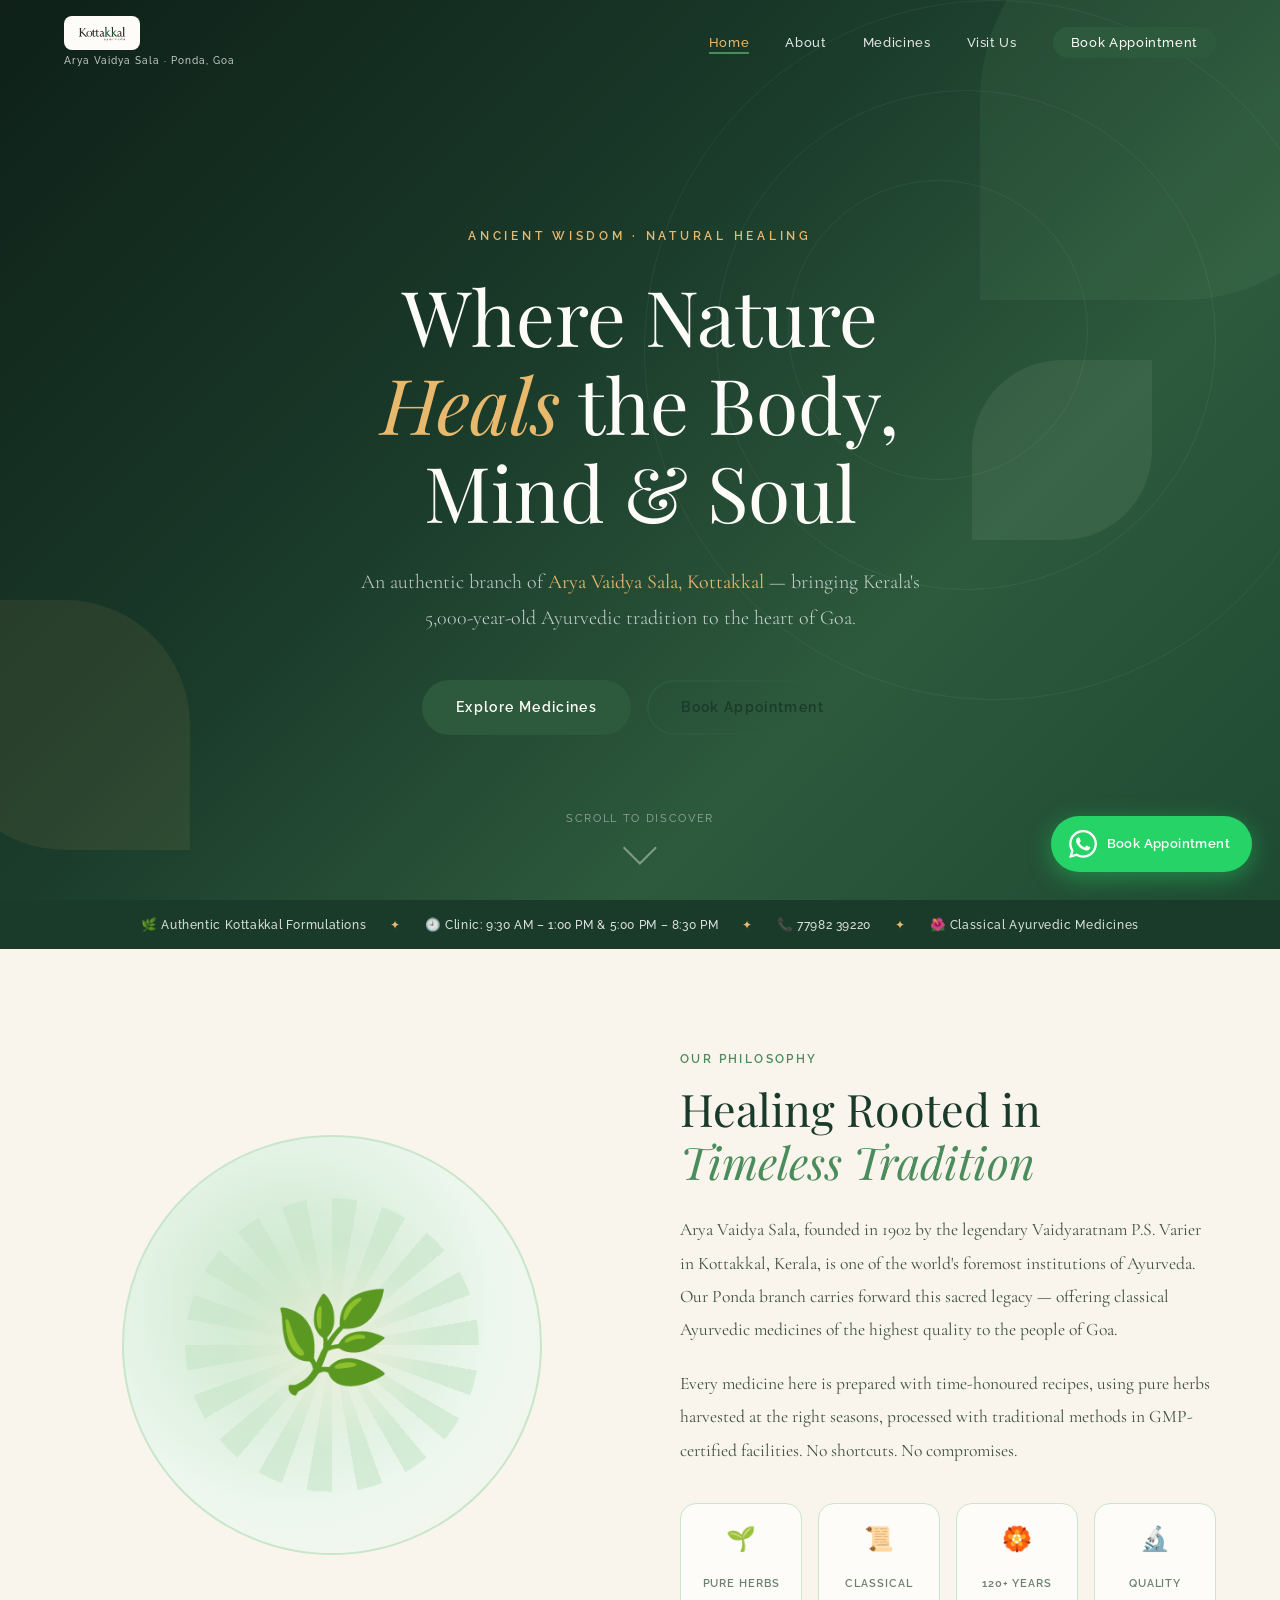
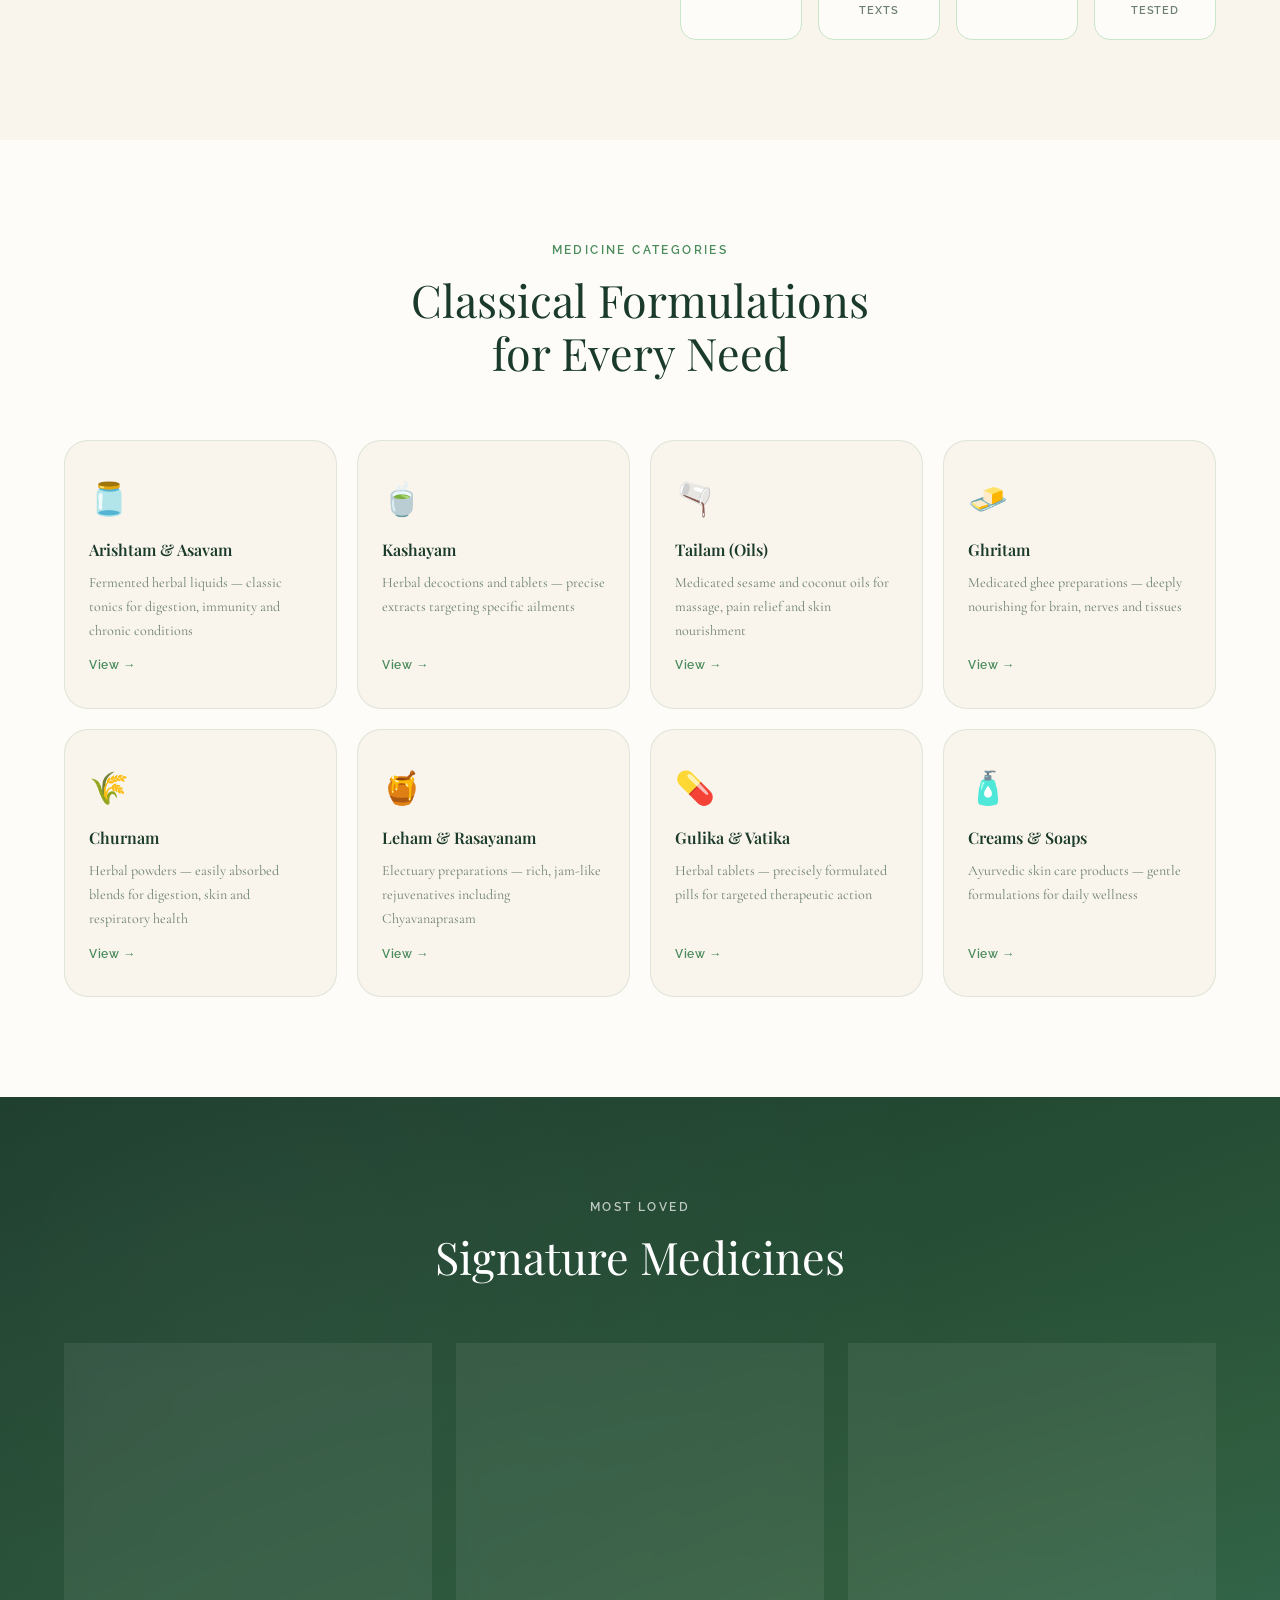
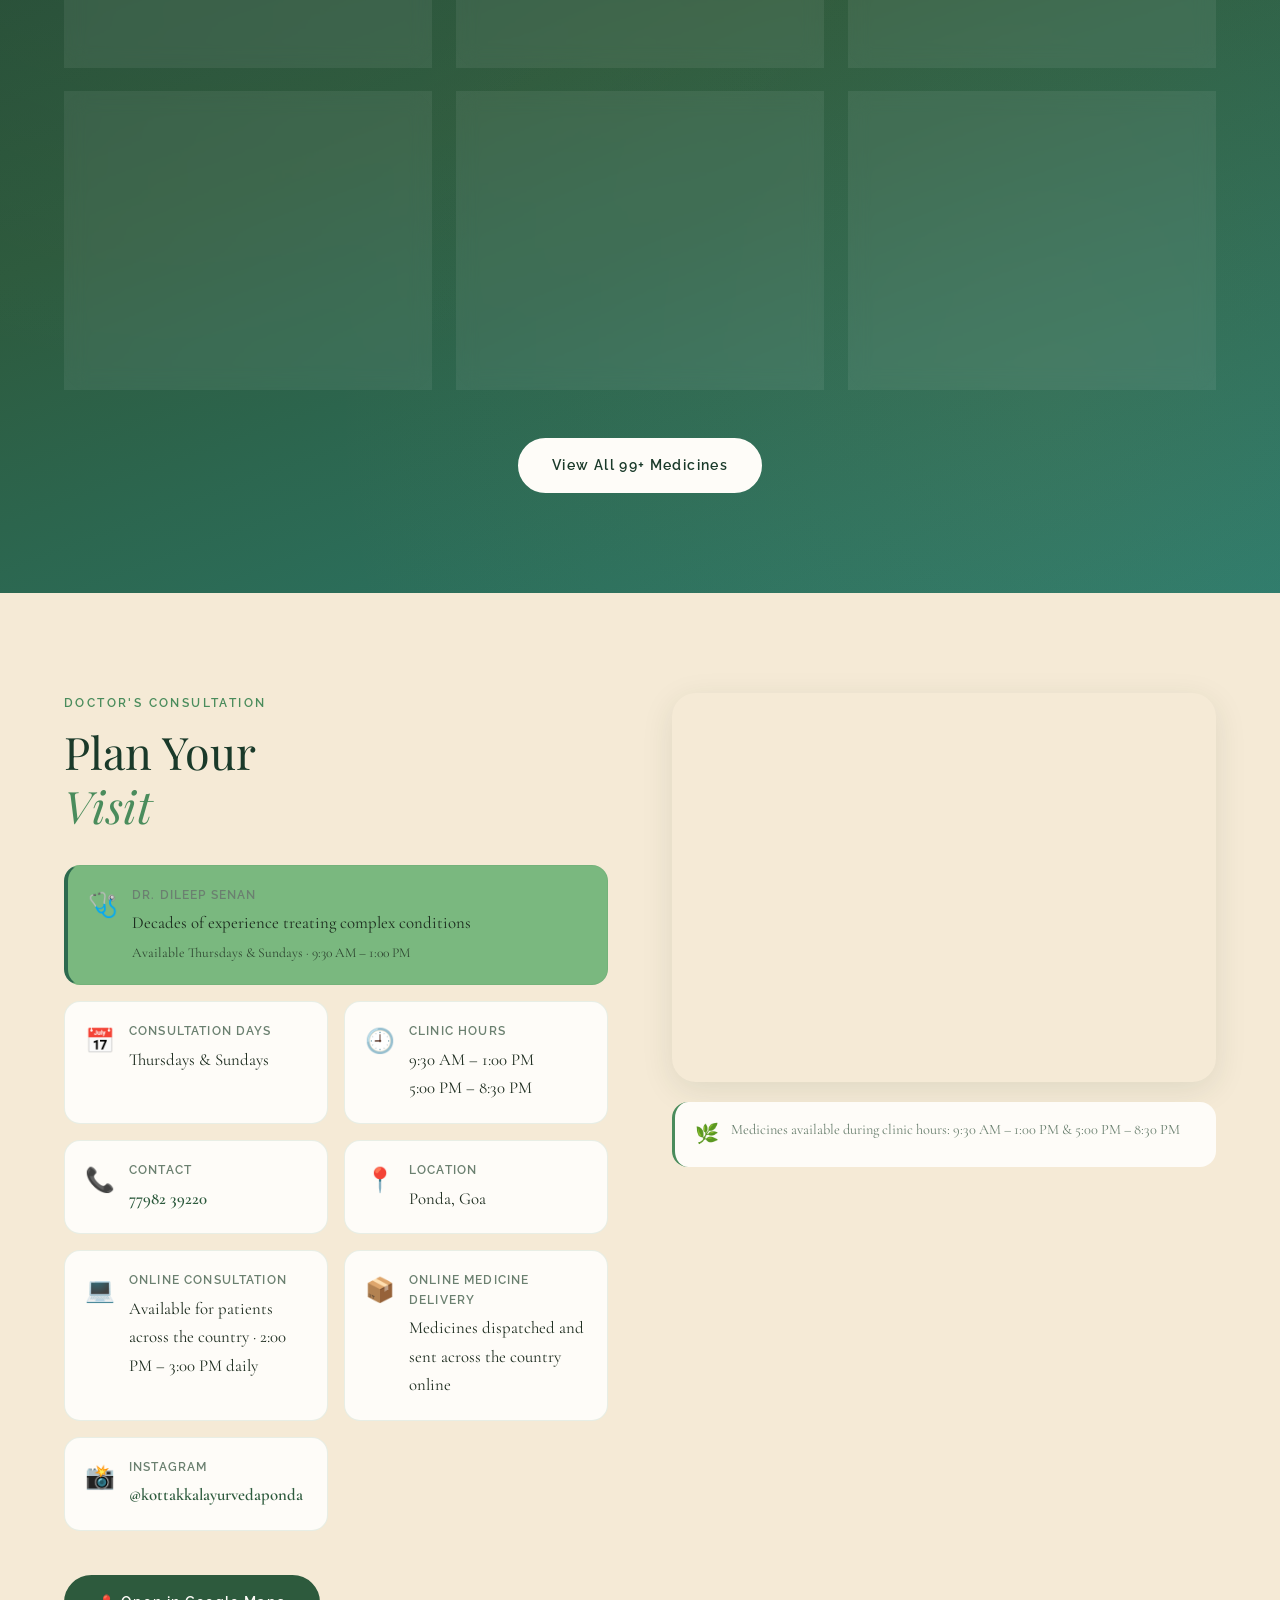
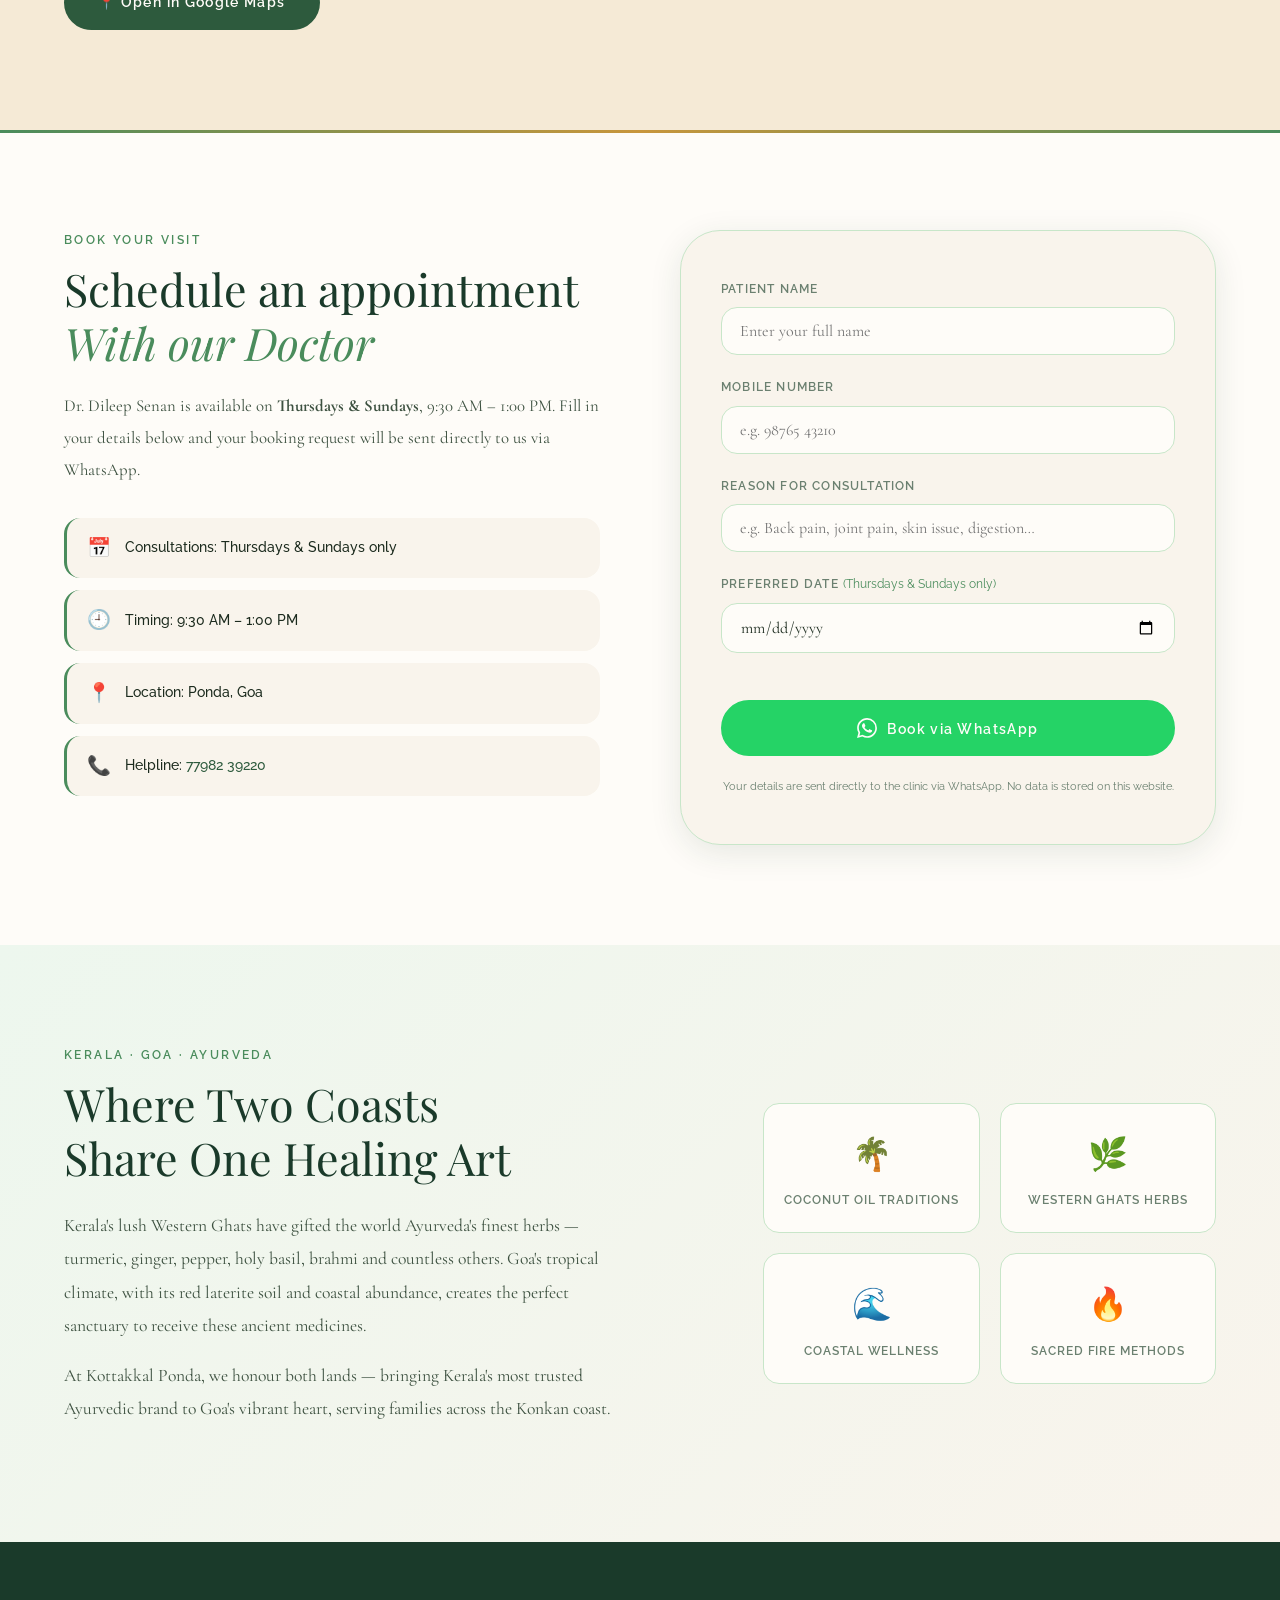
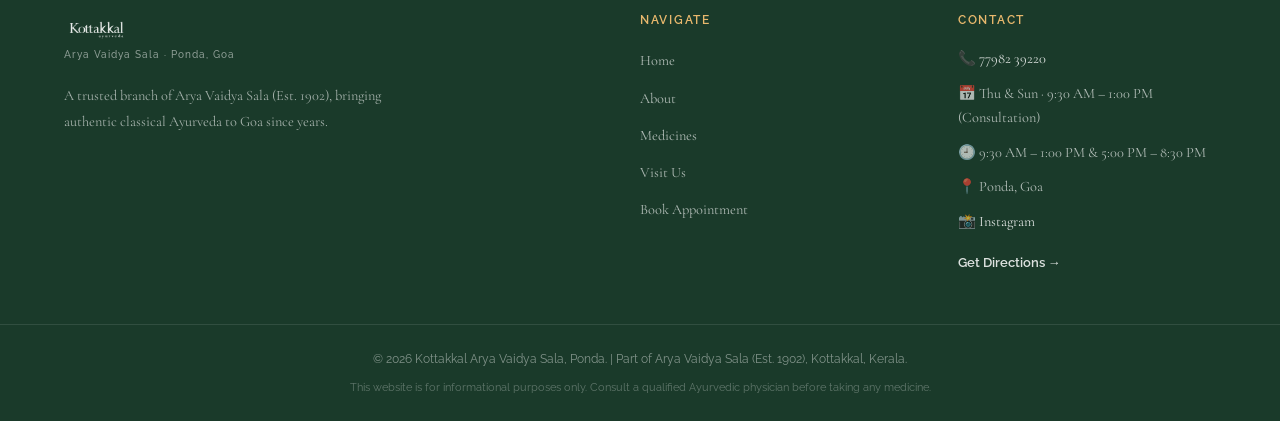
<file: index.html>
<!DOCTYPE html>
<html lang="en">
<head>
  <!-- Google tag (gtag.js) -->
  <script async src="https://www.googletagmanager.com/gtag/js?id=G-P31YFBQ4NJ"></script>
  <script>
    window.dataLayer = window.dataLayer || [];
    function gtag(){dataLayer.push(arguments);}
    gtag('js', new Date());

    gtag('config', 'G-P31YFBQ4NJ');
  </script>
  <meta charset="UTF-8" />
  <meta name="viewport" content="width=device-width, initial-scale=1.0" />
  <title>Kottakkal Ayurveda Ponda Goa | Arya Vaidya Sala – Authentic Kerala Ayurveda</title>
  <meta name="description" content="Kottakkal Arya Vaidya Sala in Ponda, Goa. Authentic Kerala Ayurvedic medicines & doctor consultation for back pain, joint pain, skin diseases & more. Open Sundays & Thursdays 9:30AM–1PM. Call 77982 39220.">
  <meta name="keywords" content="Kottakkal Ponda, Ayurveda Ponda, Ayurveda Goa, Kerala Ayurveda Goa, Ayurvedic doctor Goa, Kottakkal Arya Vaidya Sala Goa, Ayurvedic clinic Ponda, back pain ayurveda, joint pain ayurveda Goa">
  <meta name="geo.region" content="IN-GA">
  <meta name="geo.placename" content="Ponda, Goa, India">
  <meta name="language" content="English">
  <meta name="robots" content="index, follow">
  <link rel="canonical" href="https://kottakkalayurvedaponda.in/">
  <link rel="icon" type="image/jpeg" href="logo_kottakkal_original.jpeg">
  <link rel="apple-touch-icon" sizes="180x180" href="logo_kottakkal_original.jpeg">
  <!-- Open Graph -->
  <meta property="og:type" content="website">
  <meta property="og:url" content="https://kottakkalayurvedaponda.in/">
  <meta property="og:title" content="Kottakkal Ayurveda Ponda Goa | Arya Vaidya Sala – Authentic Kerala Ayurveda">
  <meta property="og:description" content="Kottakkal Arya Vaidya Sala in Ponda, Goa. Authentic Kerala Ayurvedic medicines & doctor consultation. Open Sundays & Thursdays 9:30AM–1PM. Call 77982 39220.">
  <meta property="og:image" content="https://kottakkalayurvedaponda.in/logo_kottakkal_original.jpeg">
  <meta property="og:locale" content="en_IN">
  <meta property="og:site_name" content="Kottakkal Arya Vaidya Sala Ponda">
  <!-- Twitter Card -->
  <meta name="twitter:card" content="summary">
  <meta name="twitter:title" content="Kottakkal Ayurveda Ponda Goa | Arya Vaidya Sala">
  <meta name="twitter:description" content="Authentic Kottakkal Ayurvedic medicines & doctor consultation in Ponda, Goa. Open Thu & Sun.">
  <meta name="twitter:image" content="https://kottakkalayurvedaponda.in/logo_kottakkal_original.jpeg">
  <link rel="stylesheet" href="style.css" />
  <link href="https://fonts.googleapis.com/css2?family=Playfair+Display:ital,wght@0,400;0,600;1,400&family=Cormorant+Garamond:ital,wght@0,300;0,400;1,300&family=Raleway:wght@300;400;500;600&display=swap" rel="stylesheet" />
  <!-- Security -->
  <meta http-equiv="X-Content-Type-Options" content="nosniff" />
  <meta name="referrer" content="strict-origin-when-cross-origin" />
  <!-- Local Business + Medical Clinic Schema -->
  <script type="application/ld+json">
  {
    "@context": "https://schema.org",
    "@type": ["LocalBusiness", "MedicalClinic"],
    "name": "Kottakkal Arya Vaidya Sala Ponda",
    "alternateName": ["Kottakkal Ayurveda Ponda", "Arya Vaidya Sala Ponda Goa"],
    "description": "Authentic branch of Kottakkal Arya Vaidya Sala offering classical Ayurvedic medicines and doctor consultation by Dr. Dileep Senan in Ponda, Goa.",
    "url": "https://kottakkalayurvedaponda.in",
    "telephone": "+917798239220",
    "image": "https://kottakkalayurvedaponda.in/logo_kottakkal_original.jpeg",
    "priceRange": "₹",
    "address": {
      "@type": "PostalAddress",
      "addressLocality": "Ponda",
      "addressRegion": "Goa",
      "addressCountry": "IN",
      "addressCountryCode": "IN"
    },
    "geo": {
      "@type": "GeoCoordinates",
      "latitude": 15.4028,
      "longitude": 74.007
    },
    "openingHoursSpecification": [
      {
        "@type": "OpeningHoursSpecification",
        "dayOfWeek": ["Monday","Tuesday","Wednesday","Thursday","Friday","Saturday","Sunday"],
        "opens": "09:30",
        "closes": "13:00"
      },
      {
        "@type": "OpeningHoursSpecification",
        "dayOfWeek": ["Monday","Tuesday","Wednesday","Thursday","Friday","Saturday","Sunday"],
        "opens": "17:00",
        "closes": "20:30"
      }
    ],
    "medicalSpecialty": "Ayurveda",
    "hasMap": "https://share.google/JY4c1qZV1Y5HdzWoJ",
    "currenciesAccepted": "INR",
    "paymentAccepted": "Cash, UPI",
    "sameAs": [
      "https://www.aryavaidyasala.com/",
      "https://www.instagram.com/kottakkalayurvedaponda"
    ]
  }
  </script>
  <!-- FAQ Schema -->
  <script type="application/ld+json">
  {
    "@context": "https://schema.org",
    "@type": "FAQPage",
    "mainEntity": [
      {
        "@type": "Question",
        "name": "What are the consultation days at Kottakkal Ayurveda Ponda?",
        "acceptedAnswer": {
          "@type": "Answer",
          "text": "Doctor consultations with Dr. Dileep Senan are available on Thursdays and Sundays from 9:30 AM to 1:00 PM. The clinic is open daily from 9:30 AM – 1:00 PM and 5:00 PM – 8:30 PM for medicines."
        }
      },
      {
        "@type": "Question",
        "name": "Where is Kottakkal Arya Vaidya Sala in Goa?",
        "acceptedAnswer": {
          "@type": "Answer",
          "text": "Kottakkal Arya Vaidya Sala is located in Ponda, Goa. Call 77982 39220 for exact directions."
        }
      },
      {
        "@type": "Question",
        "name": "Does Kottakkal Ponda offer online consultations?",
        "acceptedAnswer": {
          "@type": "Answer",
          "text": "Yes, Dr. Dileep Senan offers online Ayurvedic consultations from 2:00 PM to 3:00 PM daily for patients across India."
        }
      },
      {
        "@type": "Question",
        "name": "Can I get Kottakkal medicines delivered across India?",
        "acceptedAnswer": {
          "@type": "Answer",
          "text": "Yes, Kottakkal Arya Vaidya Sala Ponda dispatches authentic Kottakkal Ayurvedic medicines pan-India. Contact us at 77982 39220."
        }
      },
      {
        "@type": "Question",
        "name": "How do I book an appointment at Kottakkal Ayurveda Ponda?",
        "acceptedAnswer": {
          "@type": "Answer",
          "text": "You can book an appointment by calling 77982 39220 or using the WhatsApp booking form on our website. Consultations are on Thursdays and Sundays."
        }
      }
    ]
  }
  </script>
</head>
<body>

<!-- NAV -->
<nav class="navbar" id="navbar">
  <div class="nav-inner">
    <a href="index.html" class="logo">
      <img src="kottakal_header_logo.png" alt="Kottakkal Ayurveda" class="logo-img">
      <span class="logo-sub">Arya Vaidya Sala · Ponda, Goa</span>
    </a>
    <ul class="nav-links">
      <li><a href="index.html" class="active">Home</a></li>
      <li><a href="about.html">About</a></li>
      <li><a href="medicines.html">Medicines</a></li>
      <li><a href="index.html#visit">Visit Us</a></li>
      <li><a href="index.html#appointment" class="nav-appt-btn">Book Appointment</a></li>
    </ul>
    <button class="hamburger" id="hamburger" aria-label="Toggle menu">
      <span></span><span></span><span></span>
    </button>
  </div>
</nav>

<!-- HERO -->
<section class="hero">
  <div class="hero-bg">
    <div class="hero-leaf hero-leaf1"></div>
    <div class="hero-leaf hero-leaf2"></div>
    <div class="hero-leaf hero-leaf3"></div>
    <div class="ripple-circle r1"></div>
    <div class="ripple-circle r2"></div>
    <div class="ripple-circle r3"></div>
  </div>
  <div class="hero-content">
    <p class="hero-tagline reveal">Ancient Wisdom · Natural Healing</p>
    <h1 class="hero-title reveal">
      Where Nature<br><em>Heals</em> the Body,<br>Mind &amp; Soul
    </h1>
    <p class="hero-sub reveal">
      An authentic branch of <strong>Arya Vaidya Sala, Kottakkal</strong> — bringing Kerala's<br>
      5,000-year-old Ayurvedic tradition to the heart of Goa.
    </p>
    <div class="hero-cta reveal">
      <a href="medicines.html" class="btn btn-primary">Explore Medicines</a>
      <a href="#appointment" class="btn btn-outline">Book Appointment</a>
    </div>
  </div>
  <div class="hero-scroll-hint">
    <span>Scroll to discover</span>
    <div class="scroll-arrow"></div>
  </div>
</section>

<!-- BANNER STRIP -->
<div class="banner-strip">
  <div class="strip-content">
    <span>🌿 Authentic Kottakkal Formulations</span>
    <span class="sep">✦</span>
    <span>🕘 Clinic: 9:30 AM – 1:00 PM &amp; 5:00 PM – 8:30 PM</span>
    <span class="sep">✦</span>
    <span>📞 77982 39220</span>
    <span class="sep">✦</span>
    <span>🌺 Classical Ayurvedic Medicines</span>
  </div>
</div>

<!-- PHILOSOPHY -->
<section class="philosophy" id="about">
  <div class="container">
    <div class="phi-grid">
      <div class="phi-image">
        <div class="phi-img-wrap">
          <div class="phi-img-bg"></div>
          <div class="phi-mandala"></div>
        </div>
      </div>
      <div class="phi-text reveal-section">
        <span class="section-label">Our Philosophy</span>
        <h2>Healing Rooted in<br><em>Timeless Tradition</em></h2>
        <p>
          Arya Vaidya Sala, founded in 1902 by the legendary Vaidyaratnam P.S. Varier in Kottakkal, Kerala, is one of the world's foremost institutions of Ayurveda. Our Ponda branch carries forward this sacred legacy — offering classical Ayurvedic medicines of the highest quality to the people of Goa.
        </p>
        <p>
          Every medicine here is prepared with time-honoured recipes, using pure herbs harvested at the right seasons, processed with traditional methods in GMP-certified facilities. No shortcuts. No compromises.
        </p>
        <div class="phi-pillars">
          <div class="pillar">
            <div class="pillar-icon">🌱</div>
            <span>Pure Herbs</span>
          </div>
          <div class="pillar">
            <div class="pillar-icon">📜</div>
            <span>Classical Texts</span>
          </div>
          <div class="pillar">
            <div class="pillar-icon">🏵️</div>
            <span>120+ Years</span>
          </div>
          <div class="pillar">
            <div class="pillar-icon">🔬</div>
            <span>Quality Tested</span>
          </div>
        </div>
      </div>
    </div>
  </div>
</section>

<!-- CATEGORIES -->
<section class="categories">
  <div class="container">
    <div class="section-header reveal-section">
      <span class="section-label">Medicine Categories</span>
      <h2>Classical Formulations<br>for Every Need</h2>
    </div>
    <div class="cat-grid">
      <a href="medicines.html?cat=arishtam" class="cat-card reveal-card">
        <div class="cat-icon">🫙</div>
        <h3>Arishtam &amp; Asavam</h3>
        <p>Fermented herbal liquids — classic tonics for digestion, immunity and chronic conditions</p>
        <span class="cat-link">View →</span>
      </a>
      <a href="medicines.html?cat=kashayam" class="cat-card reveal-card">
        <div class="cat-icon">🍵</div>
        <h3>Kashayam</h3>
        <p>Herbal decoctions and tablets — precise extracts targeting specific ailments</p>
        <span class="cat-link">View →</span>
      </a>
      <a href="medicines.html?cat=tailam" class="cat-card reveal-card">
        <div class="cat-icon">🫗</div>
        <h3>Tailam (Oils)</h3>
        <p>Medicated sesame and coconut oils for massage, pain relief and skin nourishment</p>
        <span class="cat-link">View →</span>
      </a>
      <a href="medicines.html?cat=ghritam" class="cat-card reveal-card">
        <div class="cat-icon">🧈</div>
        <h3>Ghritam</h3>
        <p>Medicated ghee preparations — deeply nourishing for brain, nerves and tissues</p>
        <span class="cat-link">View →</span>
      </a>
      <a href="medicines.html?cat=churnam" class="cat-card reveal-card">
        <div class="cat-icon">🌾</div>
        <h3>Churnam</h3>
        <p>Herbal powders — easily absorbed blends for digestion, skin and respiratory health</p>
        <span class="cat-link">View →</span>
      </a>
      <a href="medicines.html?cat=leham" class="cat-card reveal-card">
        <div class="cat-icon">🍯</div>
        <h3>Leham &amp; Rasayanam</h3>
        <p>Electuary preparations — rich, jam-like rejuvenatives including Chyavanaprasam</p>
        <span class="cat-link">View →</span>
      </a>
      <a href="medicines.html?cat=gulika" class="cat-card reveal-card">
        <div class="cat-icon">💊</div>
        <h3>Gulika &amp; Vatika</h3>
        <p>Herbal tablets — precisely formulated pills for targeted therapeutic action</p>
        <span class="cat-link">View →</span>
      </a>
      <a href="medicines.html?cat=cream" class="cat-card reveal-card">
        <div class="cat-icon">🧴</div>
        <h3>Creams &amp; Soaps</h3>
        <p>Ayurvedic skin care products — gentle formulations for daily wellness</p>
        <span class="cat-link">View →</span>
      </a>
    </div>
  </div>
</section>

<!-- FEATURED MEDICINES -->
<section class="featured">
  <div class="featured-bg">
    <div class="wave-top"></div>
    <div class="wave-bottom"></div>
  </div>
  <div class="container">
    <div class="section-header reveal-section" style="color:white;">
      <span class="section-label" style="color:rgba(255,255,255,0.7);">Most Loved</span>
      <h2 style="color:white;">Signature Medicines</h2>
    </div>
    <div class="featured-grid">
      <div class="feat-card reveal-card">
        <div class="feat-num">01</div>
        <h3>Dhanwantharam Tailam</h3>
        <p>The king of Vata-balancing oils — used for joint pain, arthritis, spondylosis and neurological conditions. Deeply penetrating sesame base with 70+ healing herbs.</p>
        <div class="feat-tag">Joint &amp; Nerve Health</div>
      </div>
      <div class="feat-card reveal-card">
        <div class="feat-num">02</div>
        <h3>Chyavanaprasam</h3>
        <p>The timeless Rasayana — India's most celebrated rejuvenative jam, rich in Amla, boosting immunity, improving respiratory health and slowing ageing.</p>
        <div class="feat-tag">Immunity &amp; Vitality</div>
      </div>
      <div class="feat-card reveal-card">
        <div class="feat-num">03</div>
        <h3>Abhayarishtam</h3>
        <p>Fermented herbal tonic with Haritaki and Amla for piles, constipation and sluggish digestion. Gentle yet deeply effective for the gut.</p>
        <div class="feat-tag">Digestive Health</div>
      </div>
      <div class="feat-card reveal-card">
        <div class="feat-num">04</div>
        <h3>Brahmi Ghritam</h3>
        <p>A ghee-based brain tonic with Brahmi and classical herbs — supports memory, cognition, anxiety relief and neurological balance.</p>
        <div class="feat-tag">Mind &amp; Memory</div>
      </div>
      <div class="feat-card reveal-card">
        <div class="feat-num">05</div>
        <h3>Murivenna</h3>
        <p>The wound-healing oil — legendary for treating fractures, sprains, bruises and skin injuries. Rapid healing with anti-inflammatory action.</p>
        <div class="feat-tag">Injury &amp; Wound Care</div>
      </div>
      <div class="feat-card reveal-card">
        <div class="feat-num">06</div>
        <h3>Yogaraja Gulgulu</h3>
        <p>The joint-care classic — Guggulu-based tablet that balances Vata and Kapha, relieves arthritis, rheumatism and musculoskeletal pain.</p>
        <div class="feat-tag">Arthritis &amp; Pain</div>
      </div>
    </div>
    <div class="featured-cta reveal-section">
      <a href="medicines.html" class="btn btn-light">View All 99+ Medicines</a>
    </div>
  </div>
</section>

<!-- DOCTOR / VISIT -->
<section class="visit" id="visit">
  <div class="container">
    <div class="visit-grid">
      <div class="visit-info reveal-section">
        <span class="section-label">Doctor's Consultation</span>
        <h2>Plan Your<br><em>Visit</em></h2>
        <div class="v-card" style="margin-bottom:1rem;background:var(--green-light,#f0f7f0);border-left:4px solid var(--green,#2d6a4f);">
          <div class="v-icon">🩺</div>
          <div>
            <strong>Dr. Dileep Senan</strong>
            <p style="margin:0.2rem 0 0;">Decades of experience treating complex conditions</p>
            <p style="margin:0.2rem 0 0;font-size:0.85em;opacity:0.8;">Available Thursdays &amp; Sundays · 9:30 AM – 1:00 PM</p>
          </div>
        </div>
        <div class="visit-cards">
          <div class="v-card">
            <div class="v-icon">📅</div>
            <div>
              <strong>Consultation Days</strong>
              <p>Thursdays &amp; Sundays</p>
            </div>
          </div>
          <div class="v-card">
            <div class="v-icon">🕘</div>
            <div>
              <strong>Clinic Hours</strong>
              <p>9:30 AM – 1:00 PM<br>5:00 PM – 8:30 PM</p>
            </div>
          </div>
          <div class="v-card">
            <div class="v-icon">📞</div>
            <div>
              <strong>Contact</strong>
              <p><a href="tel:+917798239220">77982 39220</a></p>
            </div>
          </div>
          <div class="v-card">
            <div class="v-icon">📍</div>
            <div>
              <strong>Location</strong>
              <p>Ponda, Goa</p>
            </div>
          </div>
          <div class="v-card">
            <div class="v-icon">💻</div>
            <div>
              <strong>Online Consultation</strong>
              <p>Available for patients across the country · 2:00 PM – 3:00 PM daily</p>
            </div>
          </div>
          <div class="v-card">
            <div class="v-icon">📦</div>
            <div>
              <strong>Online Medicine Delivery</strong>
              <p>Medicines dispatched and sent across the country online</p>
            </div>
          </div>
          <div class="v-card">
            <div class="v-icon">📸</div>
            <div>
              <strong>Instagram</strong>
              <p><a href="https://www.instagram.com/kottakkalayurvedaponda?igsh=anU4aTQxejB2NGFz" target="_blank" rel="noopener noreferrer">@kottakkalayurvedaponda</a></p>
            </div>
          </div>
        </div>
        <a href="https://share.google/JY4c1qZV1Y5HdzWoJ" target="_blank" rel="noopener noreferrer" class="btn btn-primary map-btn">
          📍 Open in Google Maps
        </a>
      </div>
      <div class="visit-map reveal-section">
        <div class="map-embed">
          <iframe
            src="https://www.google.com/maps/embed?pb=!1m18!1m12!1m3!1d3844.7!2d74.007!3d15.4028!2m3!1f0!2f0!3f0!3m2!1i1024!2i768!4f13.1!3m3!1m2!1s0x0%3A0x0!2zMTXCsDI0JzA5LjkiTiA3NMKwMDAnMjguMCJF!5e0!3m2!1sen!2sin!4v1!5m2!1sen!2sin"
            width="100%"
            height="380"
            style="border:0;border-radius:16px;"
            allowfullscreen=""
            loading="lazy"
            referrerpolicy="no-referrer-when-downgrade"
            title="Kottakkal Arya Vaidya Sala Ponda Goa"
          ></iframe>
        </div>
        <div class="map-note">
          <span>🌿</span>
          <p>Medicines available during clinic hours: 9:30 AM – 1:00 PM &amp; 5:00 PM – 8:30 PM</p>
        </div>
      </div>
    </div>
  </div>
</section>

<!-- BOOK APPOINTMENT -->
<section class="appointment" id="appointment">
  <div class="container">
    <div class="appt-inner">
      <div class="appt-text reveal-section">
        <span class="section-label">Book Your Visit</span>
        <h2>Schedule an appointment<br><em>With our Doctor</em></h2>
        <p>
          Dr. Dileep Senan is available on <strong>Thursdays &amp; Sundays</strong>, 9:30 AM – 1:00 PM. Fill in your details below and your booking request will be sent directly to us via WhatsApp.
        </p>
        <div class="appt-info">
          <div class="appt-info-item">
            <span>📅</span>
            <p>Consultations: Thursdays &amp; Sundays only</p>
          </div>
          <div class="appt-info-item">
            <span>🕘</span>
            <p>Timing: 9:30 AM – 1:00 PM</p>
          </div>
          <div class="appt-info-item">
            <span>📍</span>
            <p>Location: Ponda, Goa</p>
          </div>
          <div class="appt-info-item">
            <span>📞</span>
            <p>Helpline: <a href="tel:+917798239220">77982 39220</a></p>
          </div>
        </div>
      </div>
      <div class="appt-form-wrap reveal-section">
        <form class="appt-form" id="appointmentForm" novalidate>
          <div class="form-group">
            <label for="apptName">Patient Name</label>
            <input type="text" id="apptName" name="name" placeholder="Enter your full name" autocomplete="name" required>
          </div>
          <div class="form-group">
            <label for="apptMobile">Mobile Number</label>
            <input type="tel" id="apptMobile" name="mobile" placeholder="e.g. 98765 43210" autocomplete="tel" required maxlength="15">
          </div>
          <div class="form-group">
            <label for="apptReason">Reason for Consultation</label>
            <input type="text" id="apptReason" name="reason" placeholder="e.g. Back pain, joint pain, skin issue, digestion…" required>
          </div>
          <div class="form-group">
            <label for="apptDate">Preferred Date <span class="label-note">(Thursdays &amp; Sundays only)</span></label>
            <input type="date" id="apptDate" name="date" required>
            <p class="form-hint" id="dateHint"></p>
          </div>
          <button type="submit" class="btn btn-whatsapp" id="apptSubmit">
            <svg width="20" height="20" viewBox="0 0 24 24" fill="currentColor" aria-hidden="true"><path d="M17.472 14.382c-.297-.149-1.758-.867-2.03-.967-.273-.099-.471-.148-.67.15-.197.297-.767.966-.94 1.164-.173.199-.347.223-.644.075-.297-.15-1.255-.463-2.39-1.475-.883-.788-1.48-1.761-1.653-2.059-.173-.297-.018-.458.13-.606.134-.133.298-.347.446-.52.149-.174.198-.298.298-.497.099-.198.05-.371-.025-.52-.075-.149-.669-1.612-.916-2.207-.242-.579-.487-.5-.669-.51-.173-.008-.371-.01-.57-.01-.198 0-.52.074-.792.372-.272.297-1.04 1.016-1.04 2.479 0 1.462 1.065 2.875 1.213 3.074.149.198 2.096 3.2 5.077 4.487.709.306 1.262.489 1.694.625.712.227 1.36.195 1.871.118.571-.085 1.758-.719 2.006-1.413.248-.694.248-1.289.173-1.413-.074-.124-.272-.198-.57-.347m-5.421 7.403h-.004a9.87 9.87 0 01-5.031-1.378l-.361-.214-3.741.982.998-3.648-.235-.374a9.86 9.86 0 01-1.51-5.26c.001-5.45 4.436-9.884 9.888-9.884 2.64 0 5.122 1.03 6.988 2.898a9.825 9.825 0 012.893 6.994c-.003 5.45-4.437 9.884-9.885 9.884m8.413-18.297A11.815 11.815 0 0012.05 0C5.495 0 .16 5.335.157 11.892c0 2.096.547 4.142 1.588 5.945L.057 24l6.305-1.654a11.882 11.882 0 005.683 1.448h.005c6.554 0 11.89-5.335 11.893-11.893a11.821 11.821 0 00-3.48-8.413z"/></svg>
            Book via WhatsApp
          </button>
          <p class="form-privacy">Your details are sent directly to the clinic via WhatsApp. No data is stored on this website.</p>
        </form>
      </div>
    </div>
  </div>
</section>

<!-- GOA + KERALA FLAVOUR -->
<section class="heritage">
  <div class="container">
    <div class="heritage-content reveal-section">
      <div class="heritage-text">
        <span class="section-label">Kerala · Goa · Ayurveda</span>
        <h2>Where Two Coasts<br>Share One Healing Art</h2>
        <p>
          Kerala's lush Western Ghats have gifted the world Ayurveda's finest herbs — turmeric, ginger, pepper, holy basil, brahmi and countless others. Goa's tropical climate, with its red laterite soil and coastal abundance, creates the perfect sanctuary to receive these ancient medicines.
        </p>
        <p>
          At Kottakkal Ponda, we honour both lands — bringing Kerala's most trusted Ayurvedic brand to Goa's vibrant heart, serving families across the Konkan coast.
        </p>
      </div>
      <div class="heritage-icons">
        <div class="h-icon"><span>🌴</span><p>Coconut Oil Traditions</p></div>
        <div class="h-icon"><span>🌿</span><p>Western Ghats Herbs</p></div>
        <div class="h-icon"><span>🌊</span><p>Coastal Wellness</p></div>
        <div class="h-icon"><span>🔥</span><p>Sacred Fire Methods</p></div>
      </div>
    </div>
  </div>
</section>

<!-- FOOTER -->
<footer class="footer">
  <div class="footer-top">
    <div class="container">
      <div class="footer-grid">
        <div class="f-brand">
          <div class="logo">
            <img src="kottakal_header_logo.png" alt="Kottakkal Ayurveda" class="logo-img logo-img-footer">
            <span class="logo-sub">Arya Vaidya Sala · Ponda, Goa</span>
          </div>
          <p>A trusted branch of Arya Vaidya Sala (Est. 1902), bringing authentic classical Ayurveda to Goa since years.</p>
        </div>
        <div class="f-links">
          <h4>Navigate</h4>
          <ul>
            <li><a href="index.html">Home</a></li>
            <li><a href="about.html">About</a></li>
            <li><a href="medicines.html">Medicines</a></li>
            <li><a href="index.html#visit">Visit Us</a></li>
            <li><a href="index.html#appointment">Book Appointment</a></li>
          </ul>
        </div>
        <div class="f-contact">
          <h4>Contact</h4>
          <p>📞 <a href="tel:+917798239220">77982 39220</a></p>
          <p>📅 Thu &amp; Sun · 9:30 AM – 1:00 PM (Consultation)</p>
          <p>🕘 9:30 AM – 1:00 PM &amp; 5:00 PM – 8:30 PM</p>
          <p>📍 Ponda, Goa</p>
          <p>📸 <a href="https://www.instagram.com/kottakkalayurvedaponda?igsh=anU4aTQxejB2NGFz" target="_blank" rel="noopener noreferrer">Instagram</a></p>
          <a href="https://share.google/JY4c1qZV1Y5HdzWoJ" target="_blank" rel="noopener noreferrer" class="map-link">Get Directions →</a>
        </div>
      </div>
    </div>
  </div>
  <div class="footer-bottom">
    <p>© 2026 Kottakkal Arya Vaidya Sala, Ponda. | Part of Arya Vaidya Sala (Est. 1902), Kottakkal, Kerala.</p>
    <p class="disclaimer">This website is for informational purposes only. Consult a qualified Ayurvedic physician before taking any medicine.</p>
  </div>
</footer>

<script src="script.js"></script>
</body>
</html>
</file>
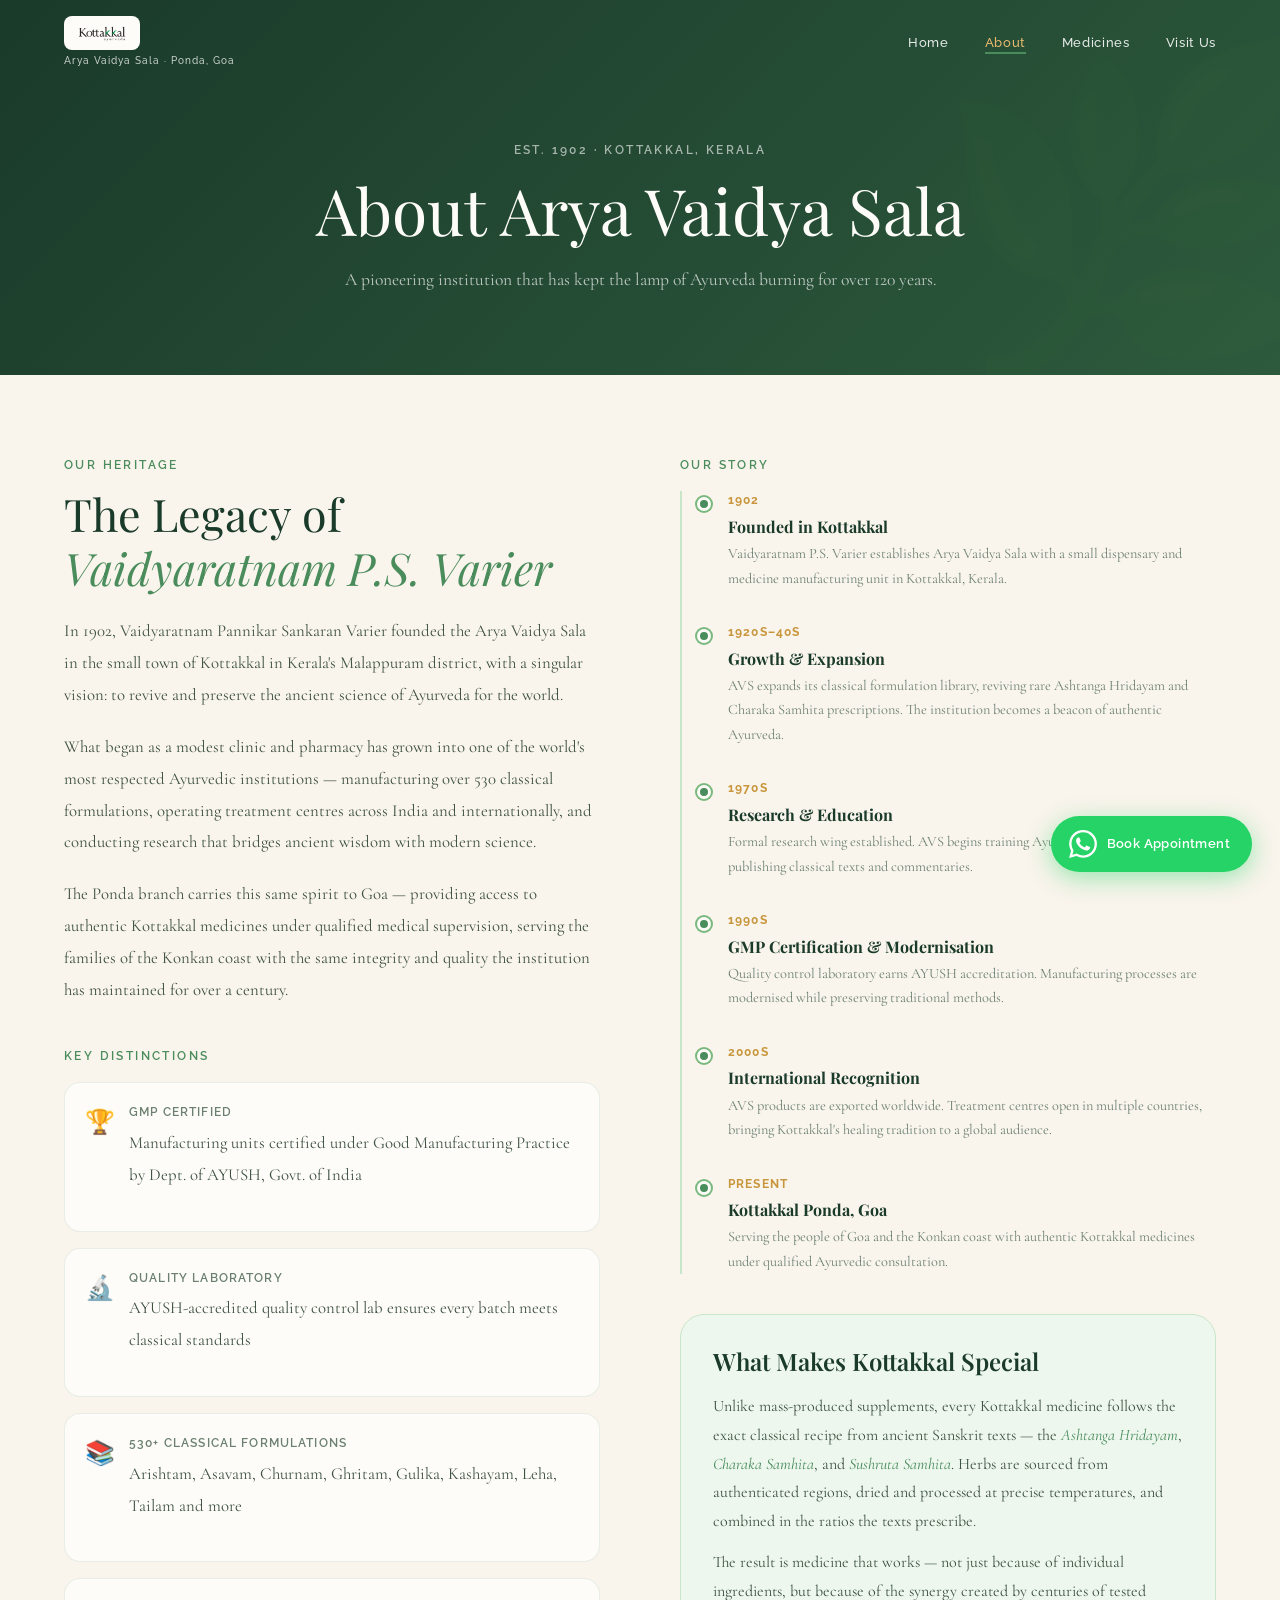
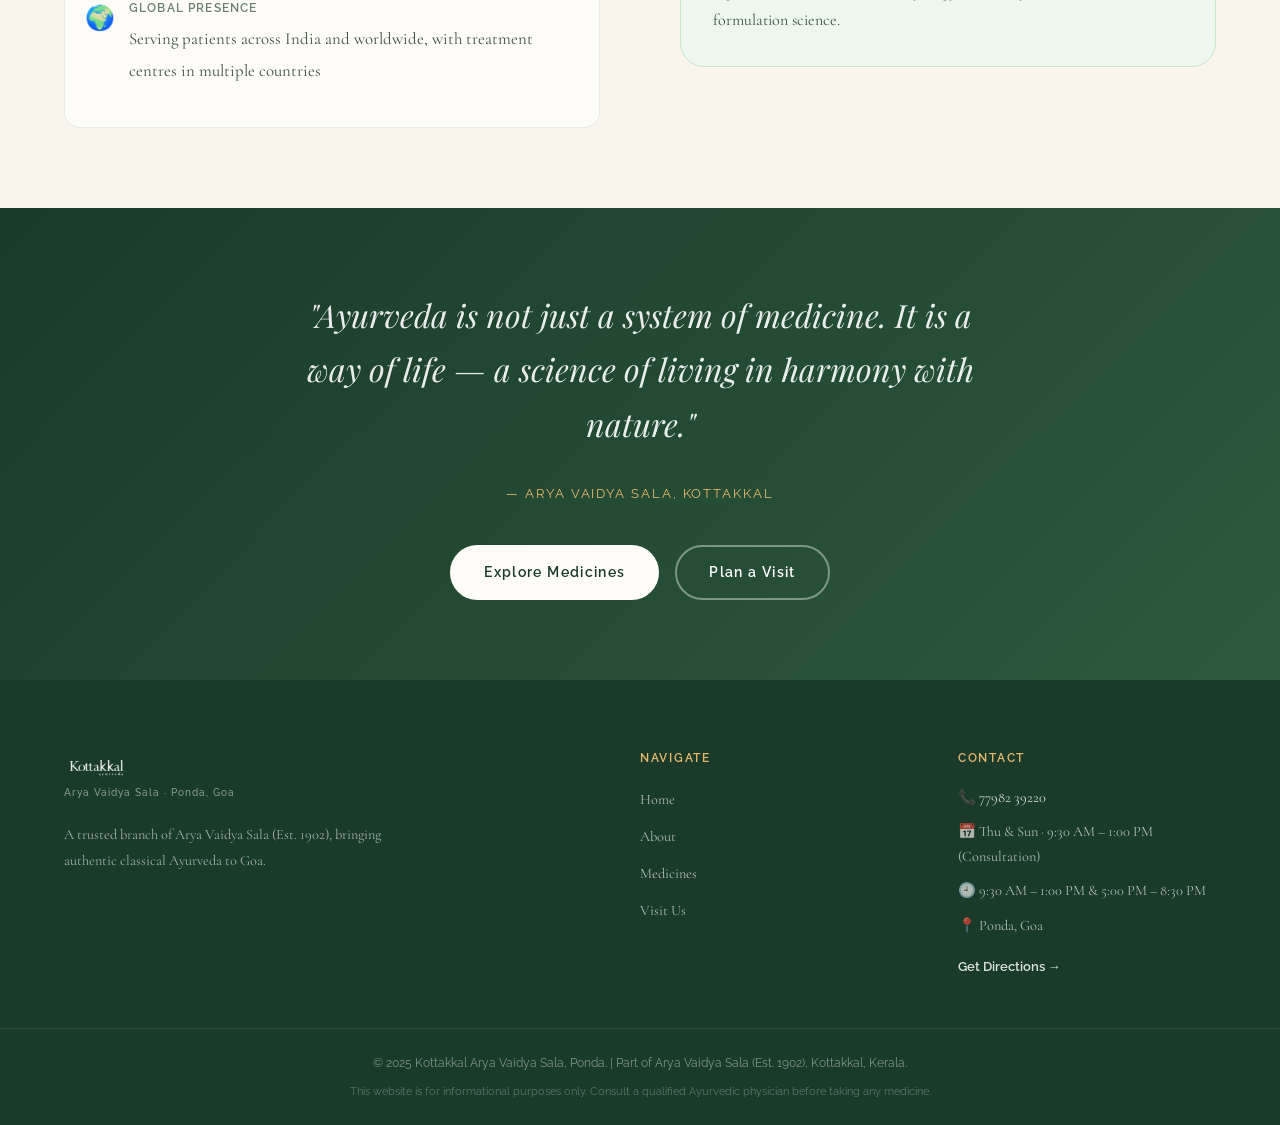
<file: about.html>
<!DOCTYPE html>
<html lang="en">
<head>
  <!-- Google tag (gtag.js) -->
  <script async src="https://www.googletagmanager.com/gtag/js?id=G-P31YFBQ4NJ"></script>
  <script>
    window.dataLayer = window.dataLayer || [];
    function gtag(){dataLayer.push(arguments);}
    gtag('js', new Date());

    gtag('config', 'G-P31YFBQ4NJ');
  </script>
  <meta charset="UTF-8" />
  <meta name="viewport" content="width=device-width, initial-scale=1.0" />
  <title>About Kottakkal Arya Vaidya Sala Ponda | 120 Years of Ayurvedic Excellence</title>
  <meta name="description" content="Learn about Kottakkal Arya Vaidya Sala — founded in 1902, serving authentic classical Ayurvedic treatment in Ponda, Goa. GMP-certified medicines, qualified doctors, Kerala tradition.">
  <meta name="keywords" content="Arya Vaidya Sala Ponda, Kottakkal history, authentic ayurveda Goa, Kerala ayurveda doctor Goa, classical ayurveda Ponda">
  <meta name="robots" content="index, follow">
  <link rel="canonical" href="https://kottakkalayurvedaponda.in/about.html">
  <link rel="icon" type="image/jpeg" href="logo_kottakkal_original.jpeg">
  <link rel="apple-touch-icon" sizes="180x180" href="logo_kottakkal_original.jpeg">
  <meta property="og:type" content="website">
  <meta property="og:url" content="https://kottakkalayurvedaponda.in/about.html">
  <meta property="og:title" content="About Kottakkal Arya Vaidya Sala Ponda | 120 Years of Ayurvedic Excellence">
  <meta property="og:description" content="Learn about Kottakkal Arya Vaidya Sala — founded in 1902, serving authentic classical Ayurvedic treatment in Ponda, Goa.">
  <meta property="og:image" content="https://kottakkalayurvedaponda.in/logo_kottakkal_original.jpeg">
  <meta property="og:locale" content="en_IN">
  <link rel="stylesheet" href="style.css" />
  <link href="https://fonts.googleapis.com/css2?family=Playfair+Display:ital,wght@0,400;0,600;1,400&family=Cormorant+Garamond:ital,wght@0,300;0,400;1,300&family=Raleway:wght@300;400;500;600&display=swap" rel="stylesheet" />
  <!-- Security -->
  <meta http-equiv="X-Content-Type-Options" content="nosniff" />
  <meta name="referrer" content="strict-origin-when-cross-origin" />
</head>
<body>

<!-- NAV -->
<nav class="navbar scrolled" id="navbar">
  <div class="nav-inner">
    <a href="index.html" class="logo">
      <img src="kottakal_header_logo.png" alt="Kottakkal Ayurveda" class="logo-img">
      <span class="logo-sub">Arya Vaidya Sala · Ponda, Goa</span>
    </a>
    <ul class="nav-links">
      <li><a href="index.html">Home</a></li>
      <li><a href="about.html" class="active">About</a></li>
      <li><a href="medicines.html">Medicines</a></li>
      <li><a href="index.html#visit">Visit Us</a></li>
    </ul>
    <button class="hamburger" id="hamburger" aria-label="Toggle menu">
      <span></span><span></span><span></span>
    </button>
  </div>
</nav>

<!-- PAGE HERO -->
<div class="page-hero">
  <span class="section-label" style="color:rgba(255,255,255,0.6);">Est. 1902 · Kottakkal, Kerala</span>
  <h1>About Arya Vaidya Sala</h1>
  <p>A pioneering institution that has kept the lamp of Ayurveda burning for over 120 years.</p>
</div>

<!-- ABOUT CONTENT -->
<section class="about-content">
  <div class="container">
    <div class="about-grid reveal-section">
      <div class="about-text">
        <span class="section-label">Our Heritage</span>
        <h2>The Legacy of<br><em>Vaidyaratnam P.S. Varier</em></h2>
        <p>
          In 1902, Vaidyaratnam Pannikar Sankaran Varier founded the Arya Vaidya Sala in the small town of Kottakkal in Kerala's Malappuram district, with a singular vision: to revive and preserve the ancient science of Ayurveda for the world.
        </p>
        <p>
          What began as a modest clinic and pharmacy has grown into one of the world's most respected Ayurvedic institutions — manufacturing over 530 classical formulations, operating treatment centres across India and internationally, and conducting research that bridges ancient wisdom with modern science.
        </p>
        <p>
          The Ponda branch carries this same spirit to Goa — providing access to authentic Kottakkal medicines under qualified medical supervision, serving the families of the Konkan coast with the same integrity and quality the institution has maintained for over a century.
        </p>

        <div style="margin-top: 40px;">
          <span class="section-label">Key Distinctions</span>
          <div style="display:grid; gap:16px; margin-top:16px;">
            <div class="v-card">
              <div class="v-icon">🏆</div>
              <div>
                <strong>GMP Certified</strong>
                <p>Manufacturing units certified under Good Manufacturing Practice by Dept. of AYUSH, Govt. of India</p>
              </div>
            </div>
            <div class="v-card">
              <div class="v-icon">🔬</div>
              <div>
                <strong>Quality Laboratory</strong>
                <p>AYUSH-accredited quality control lab ensures every batch meets classical standards</p>
              </div>
            </div>
            <div class="v-card">
              <div class="v-icon">📚</div>
              <div>
                <strong>530+ Classical Formulations</strong>
                <p>Arishtam, Asavam, Churnam, Ghritam, Gulika, Kashayam, Leha, Tailam and more</p>
              </div>
            </div>
            <div class="v-card">
              <div class="v-icon">🌍</div>
              <div>
                <strong>Global Presence</strong>
                <p>Serving patients across India and worldwide, with treatment centres in multiple countries</p>
              </div>
            </div>
          </div>
        </div>
      </div>

      <div>
        <span class="section-label">Our Story</span>
        <div class="timeline" style="margin-top:16px;">
          <div class="tl-item">
            <div class="tl-year">1902</div>
            <h4>Founded in Kottakkal</h4>
            <p>Vaidyaratnam P.S. Varier establishes Arya Vaidya Sala with a small dispensary and medicine manufacturing unit in Kottakkal, Kerala.</p>
          </div>
          <div class="tl-item">
            <div class="tl-year">1920s–40s</div>
            <h4>Growth & Expansion</h4>
            <p>AVS expands its classical formulation library, reviving rare Ashtanga Hridayam and Charaka Samhita prescriptions. The institution becomes a beacon of authentic Ayurveda.</p>
          </div>
          <div class="tl-item">
            <div class="tl-year">1970s</div>
            <h4>Research & Education</h4>
            <p>Formal research wing established. AVS begins training Ayurvedic physicians and publishing classical texts and commentaries.</p>
          </div>
          <div class="tl-item">
            <div class="tl-year">1990s</div>
            <h4>GMP Certification & Modernisation</h4>
            <p>Quality control laboratory earns AYUSH accreditation. Manufacturing processes are modernised while preserving traditional methods.</p>
          </div>
          <div class="tl-item">
            <div class="tl-year">2000s</div>
            <h4>International Recognition</h4>
            <p>AVS products are exported worldwide. Treatment centres open in multiple countries, bringing Kottakkal's healing tradition to a global audience.</p>
          </div>
          <div class="tl-item">
            <div class="tl-year">Present</div>
            <h4>Kottakkal Ponda, Goa</h4>
            <p>Serving the people of Goa and the Konkan coast with authentic Kottakkal medicines under qualified Ayurvedic consultation.</p>
          </div>
        </div>

        <div style="margin-top:40px; background: var(--green-mist); border-radius: var(--radius-lg); padding: 32px; border: 1px solid var(--green-pale);">
          <h3 style="color: var(--green-deep); margin-bottom: 16px;">What Makes Kottakkal Special</h3>
          <p style="font-size: 1rem; color: var(--text-mid); line-height: 1.8;">
            Unlike mass-produced supplements, every Kottakkal medicine follows the exact classical recipe from ancient Sanskrit texts — the <em>Ashtanga Hridayam</em>, <em>Charaka Samhita</em>, and <em>Sushruta Samhita</em>. Herbs are sourced from authenticated regions, dried and processed at precise temperatures, and combined in the ratios the texts prescribe.
          </p>
          <p style="font-size: 1rem; color: var(--text-mid); line-height: 1.8; margin-top: 12px;">
            The result is medicine that works — not just because of individual ingredients, but because of the synergy created by centuries of tested formulation science.
          </p>
        </div>
      </div>
    </div>
  </div>
</section>

<!-- PHILOSOPHY CALL OUT -->
<section style="background: linear-gradient(135deg, var(--green-deep), var(--green-forest)); padding: 80px 0; text-align: center;">
  <div class="container">
    <p style="font-family: var(--font-display); font-size: clamp(1.4rem, 3vw, 2rem); color: rgba(255,255,255,0.9); font-style: italic; max-width: 700px; margin: 0 auto 32px; line-height: 1.7;">
      "Ayurveda is not just a system of medicine. It is a way of life — a science of living in harmony with nature."
    </p>
    <p style="font-family: var(--font-ui); font-size: 0.8rem; letter-spacing: 0.15em; text-transform: uppercase; color: var(--gold-light);">— Arya Vaidya Sala, Kottakkal</p>
    <div style="margin-top: 40px; display: flex; gap: 16px; justify-content: center; flex-wrap: wrap;">
      <a href="medicines.html" class="btn btn-light">Explore Medicines</a>
      <a href="index.html#visit" class="btn btn-outline" style="border-color:rgba(255,255,255,0.4); color:white;">Plan a Visit</a>
    </div>
  </div>
</section>

<!-- FOOTER -->
<footer class="footer">
  <div class="footer-top">
    <div class="container">
      <div class="footer-grid">
        <div class="f-brand">
          <div class="logo">
            <img src="kottakal_header_logo.png" alt="Kottakkal Ayurveda" class="logo-img logo-img-footer">
            <span class="logo-sub">Arya Vaidya Sala · Ponda, Goa</span>
          </div>
          <p>A trusted branch of Arya Vaidya Sala (Est. 1902), bringing authentic classical Ayurveda to Goa.</p>
        </div>
        <div class="f-links">
          <h4>Navigate</h4>
          <ul>
            <li><a href="index.html">Home</a></li>
            <li><a href="about.html">About</a></li>
            <li><a href="medicines.html">Medicines</a></li>
            <li><a href="index.html#visit">Visit Us</a></li>
          </ul>
        </div>
        <div class="f-contact">
          <h4>Contact</h4>
          <p>📞 <a href="tel:+917798239220">77982 39220</a></p>
          <p>📅 Thu &amp; Sun · 9:30 AM – 1:00 PM (Consultation)</p>
          <p>🕘 9:30 AM – 1:00 PM &amp; 5:00 PM – 8:30 PM</p>
          <p>📍 Ponda, Goa</p>
          <a href="https://share.google/JY4c1qZV1Y5HdzWoJ" target="_blank" rel="noopener noreferrer" class="map-link">Get Directions →</a>
        </div>
      </div>
    </div>
  </div>
  <div class="footer-bottom">
    <p>© 2025 Kottakkal Arya Vaidya Sala, Ponda. | Part of Arya Vaidya Sala (Est. 1902), Kottakkal, Kerala.</p>
    <p class="disclaimer">This website is for informational purposes only. Consult a qualified Ayurvedic physician before taking any medicine.</p>
  </div>
</footer>

<script src="script.js"></script>
</body>
</html>
</file>
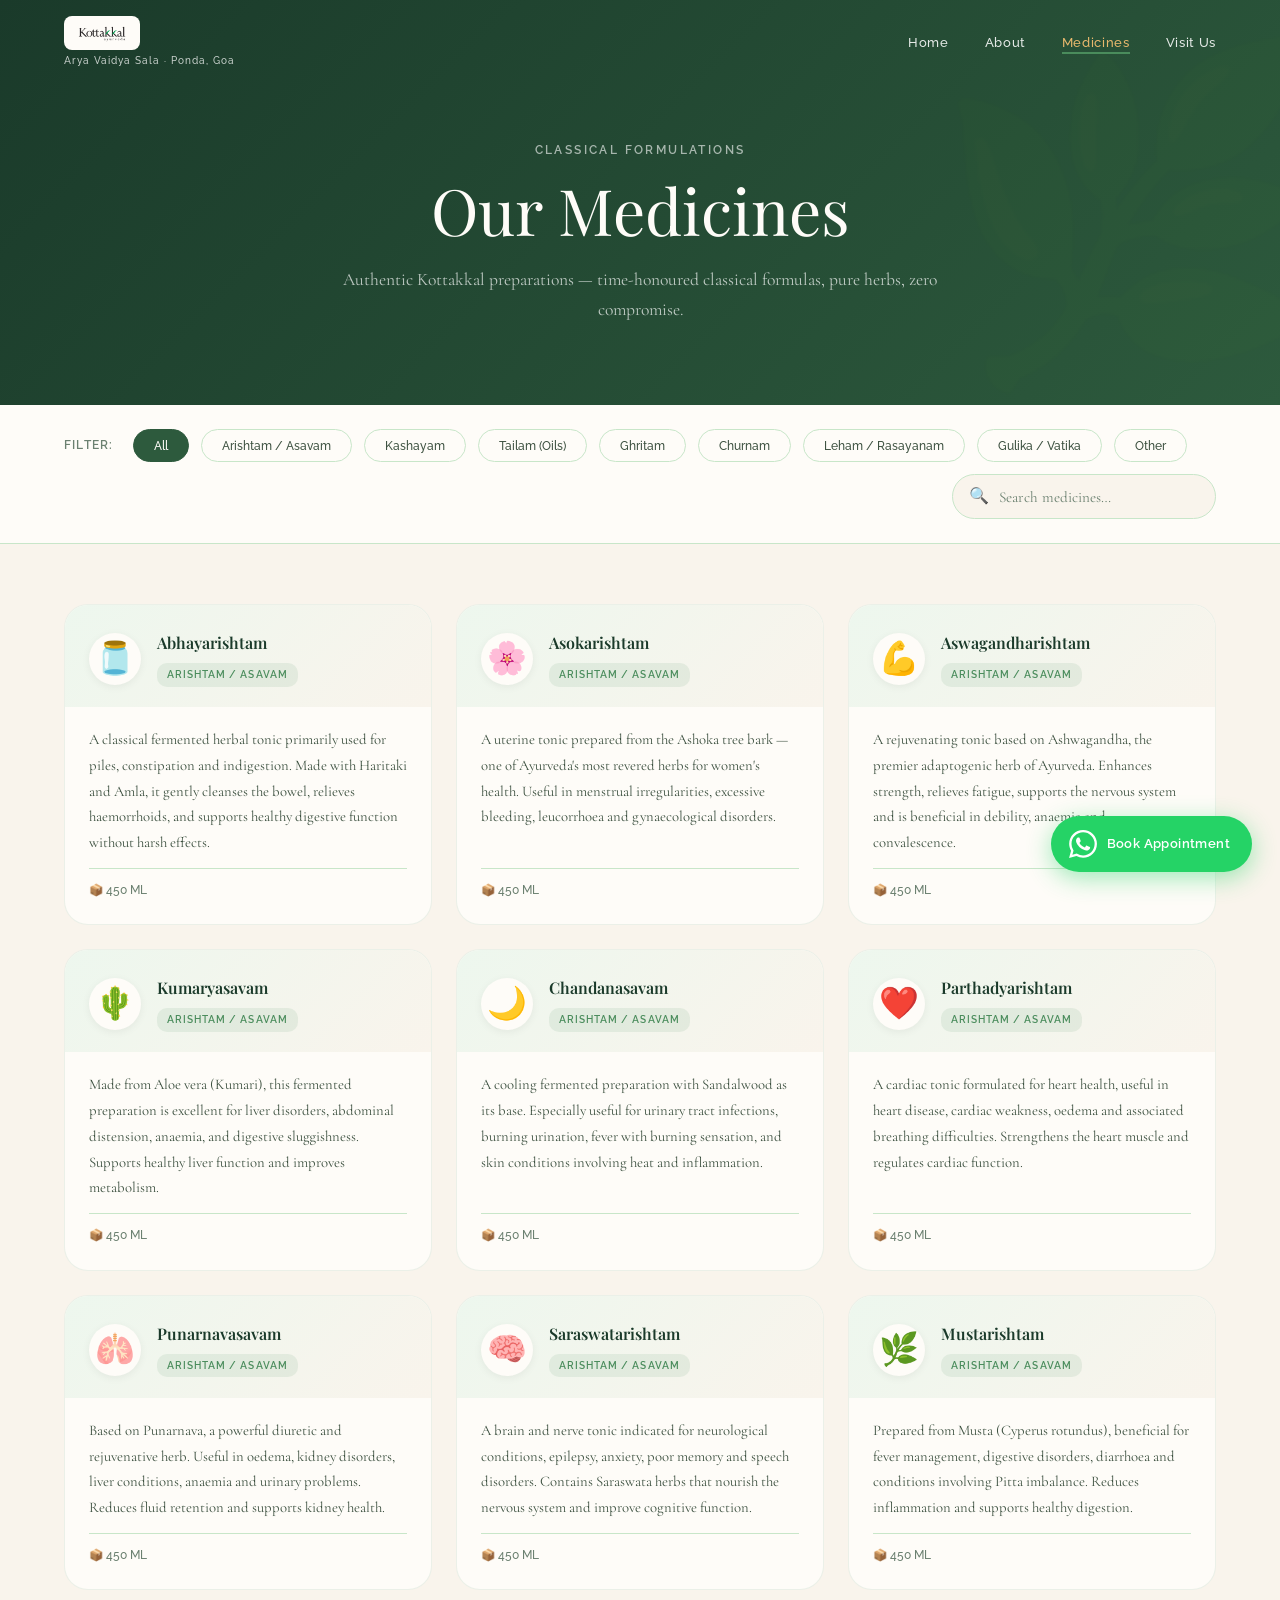
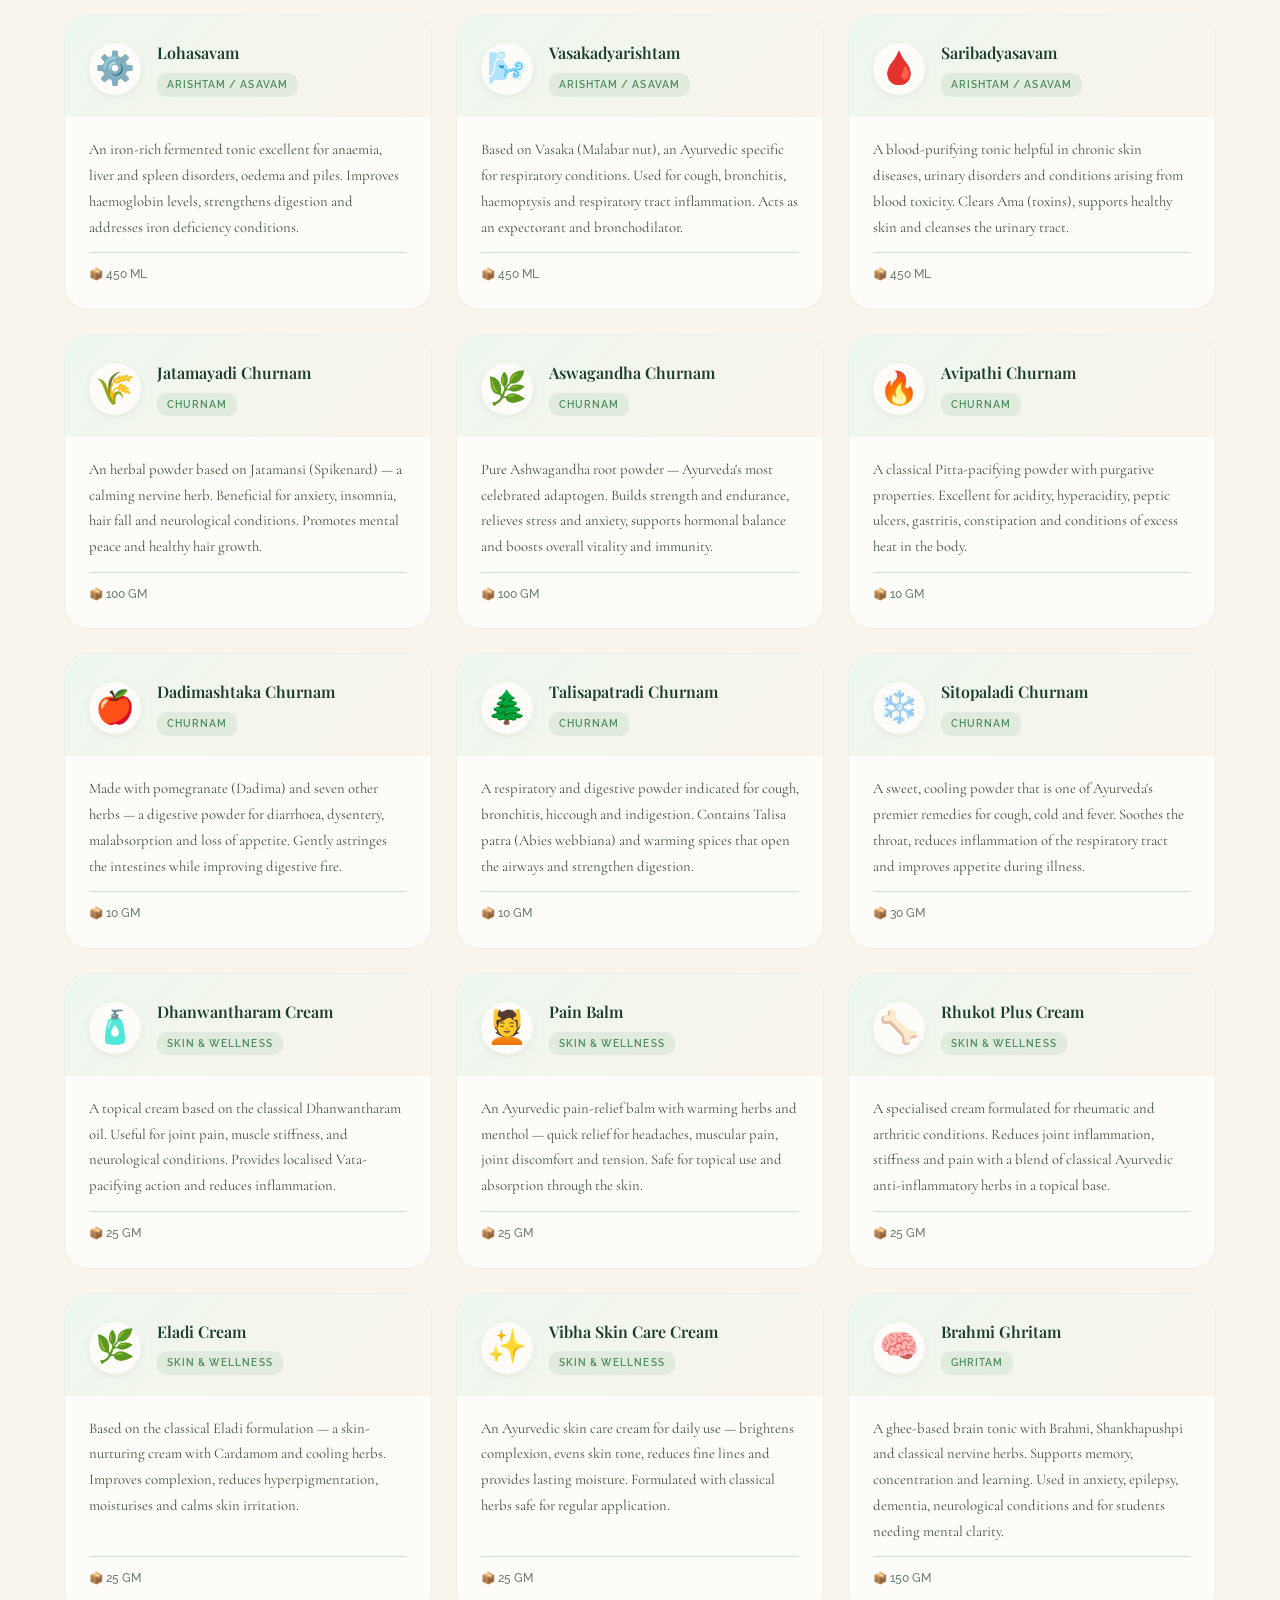
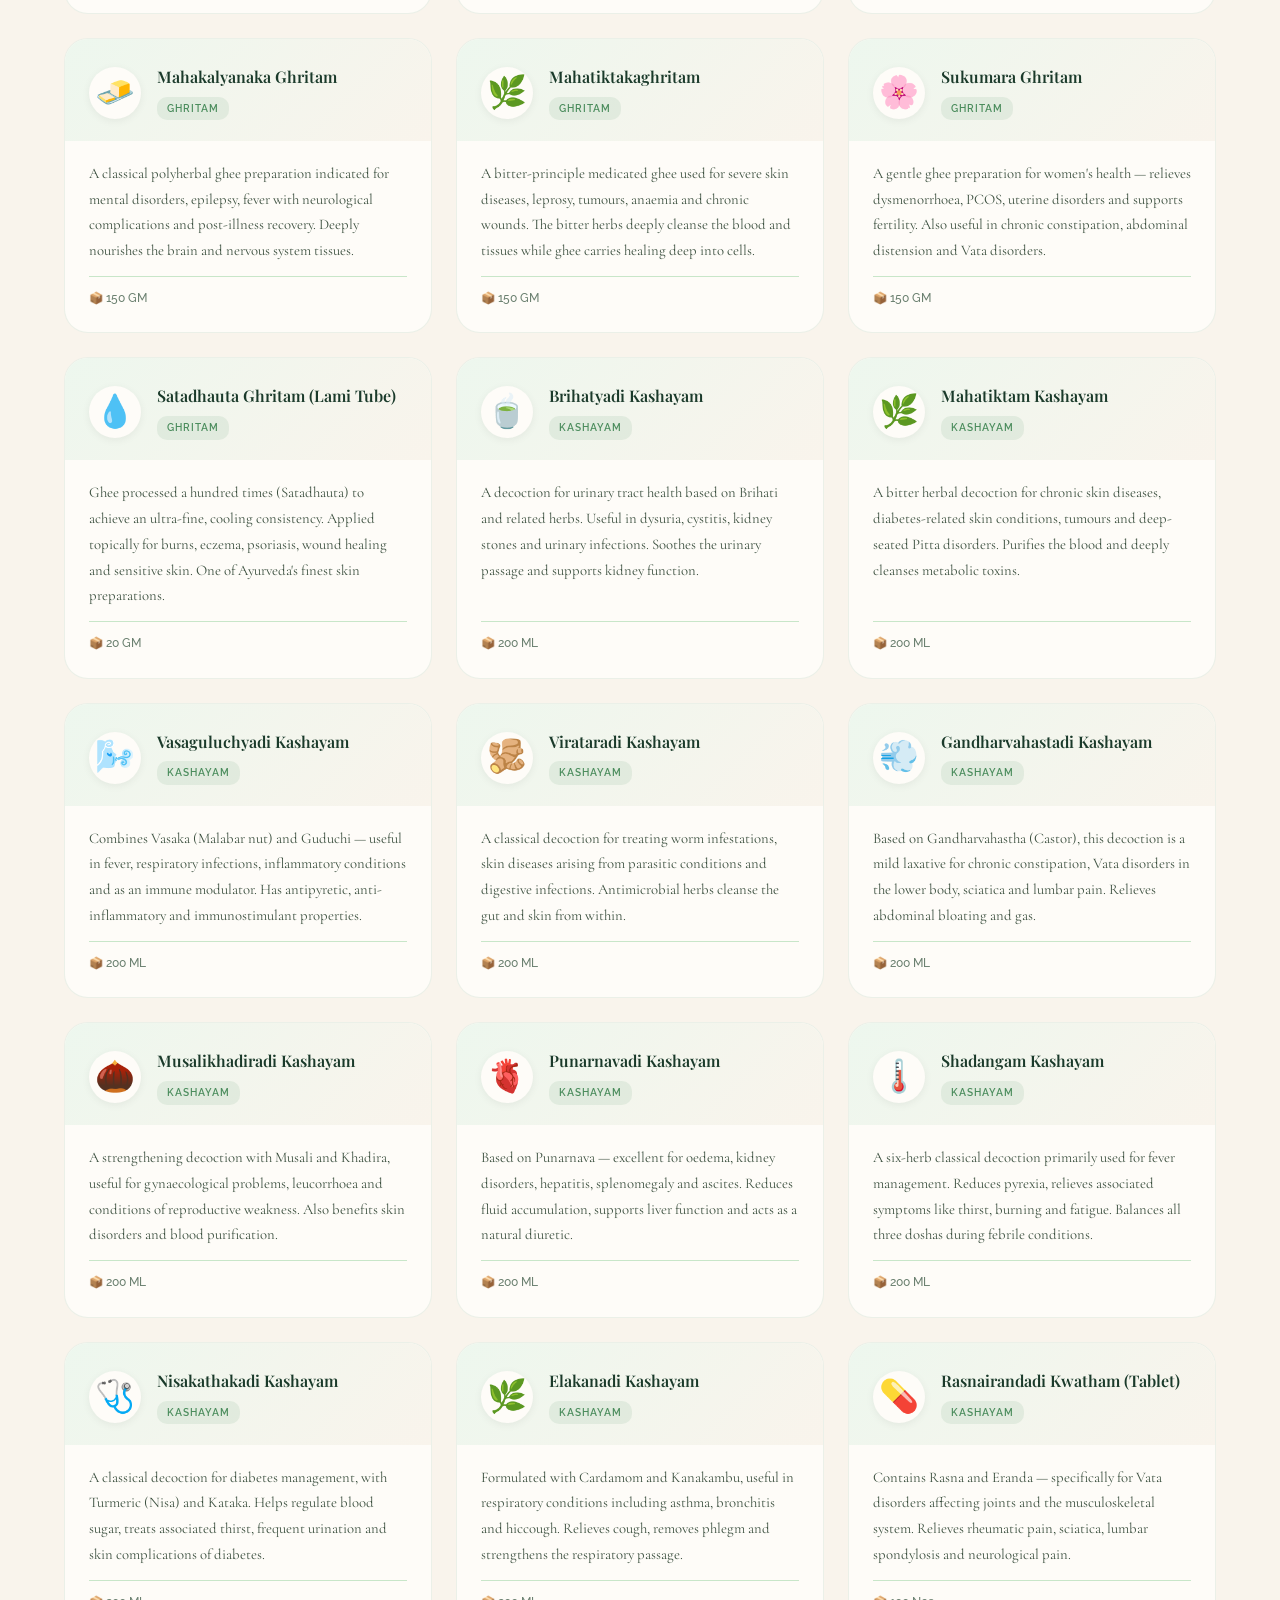
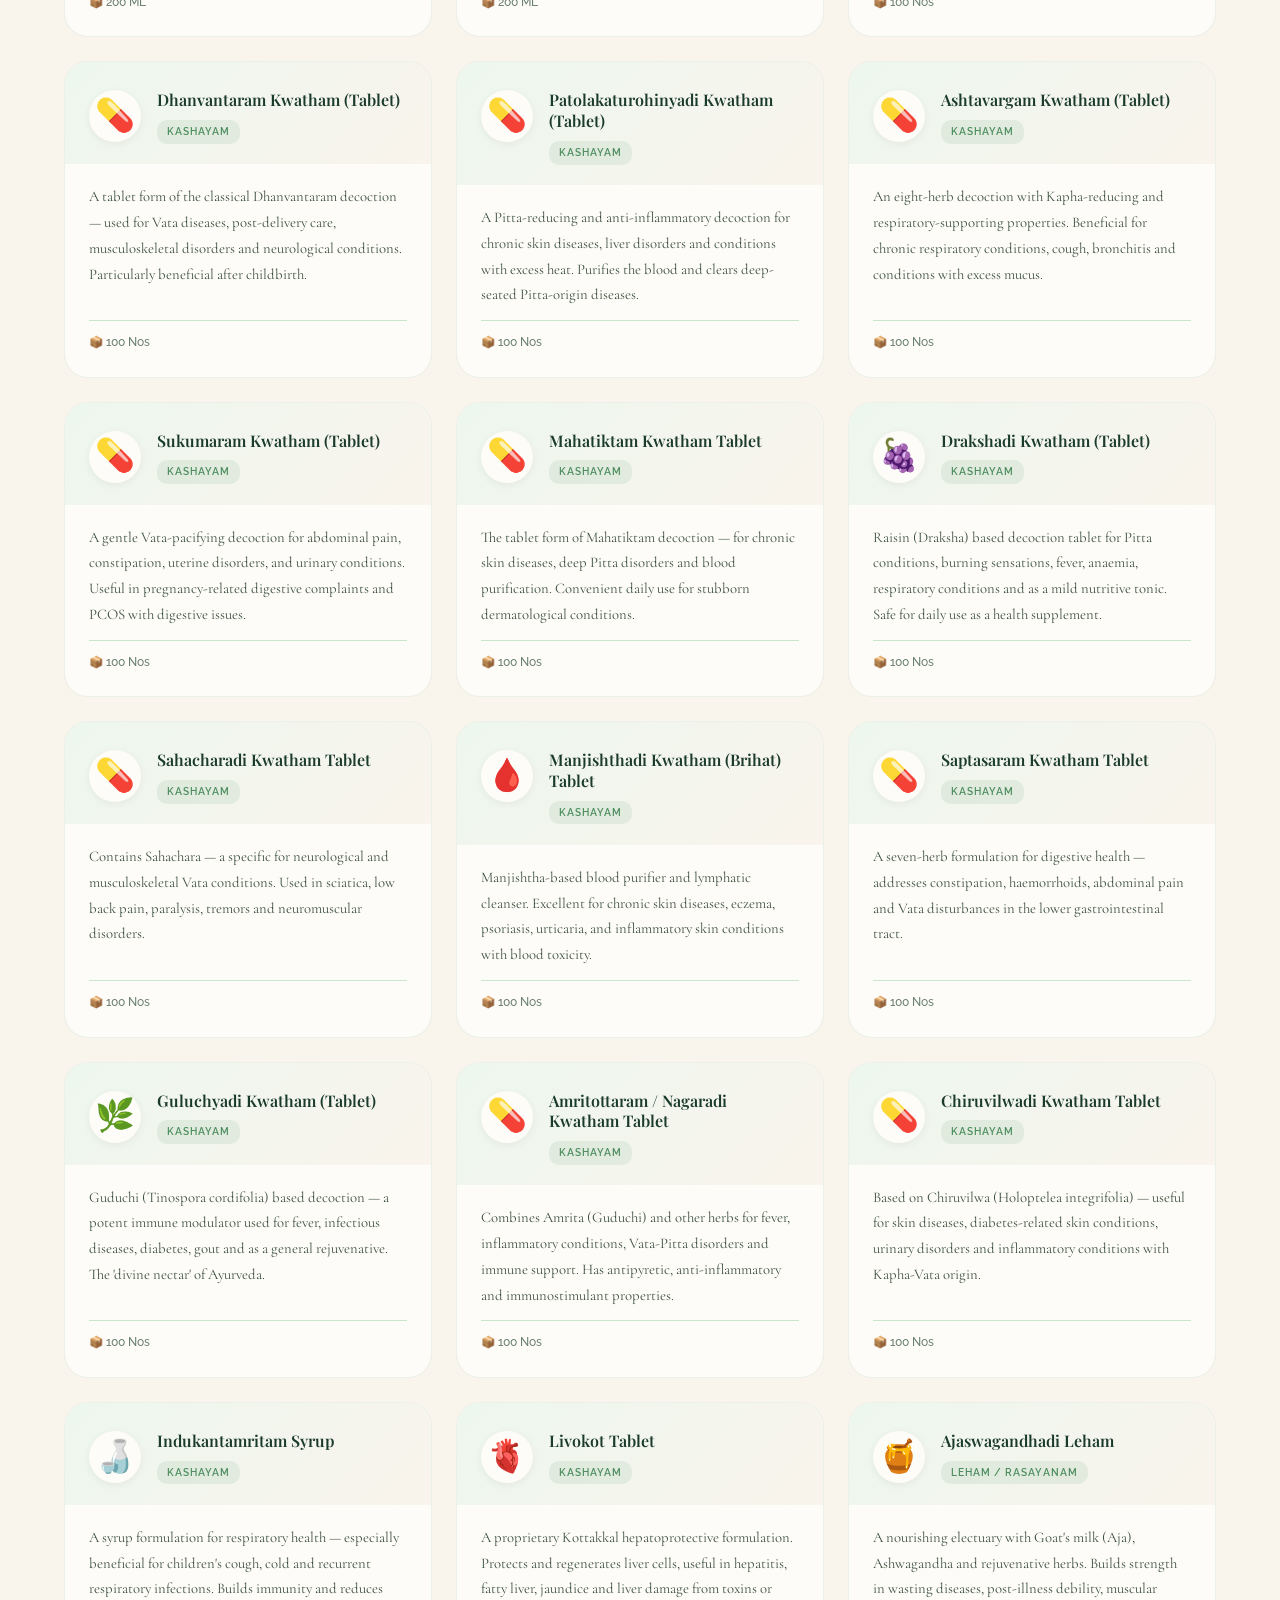
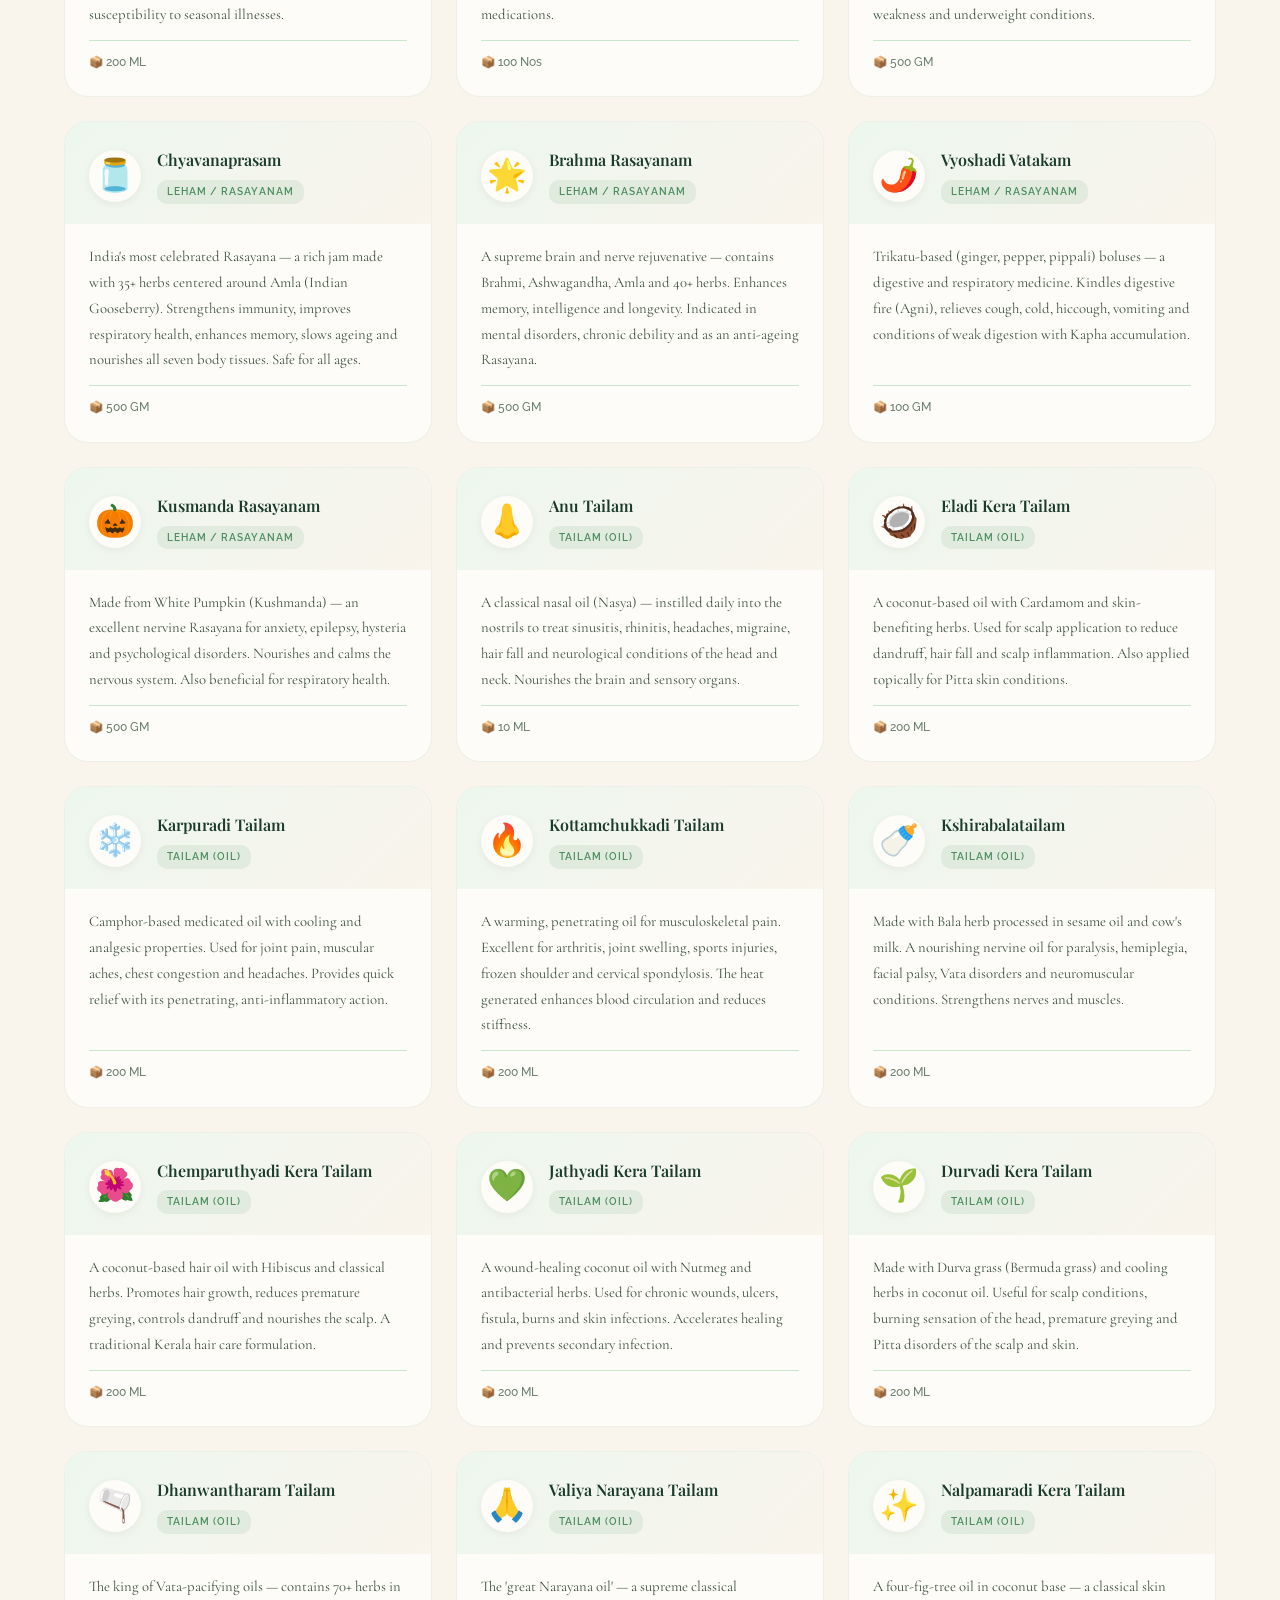
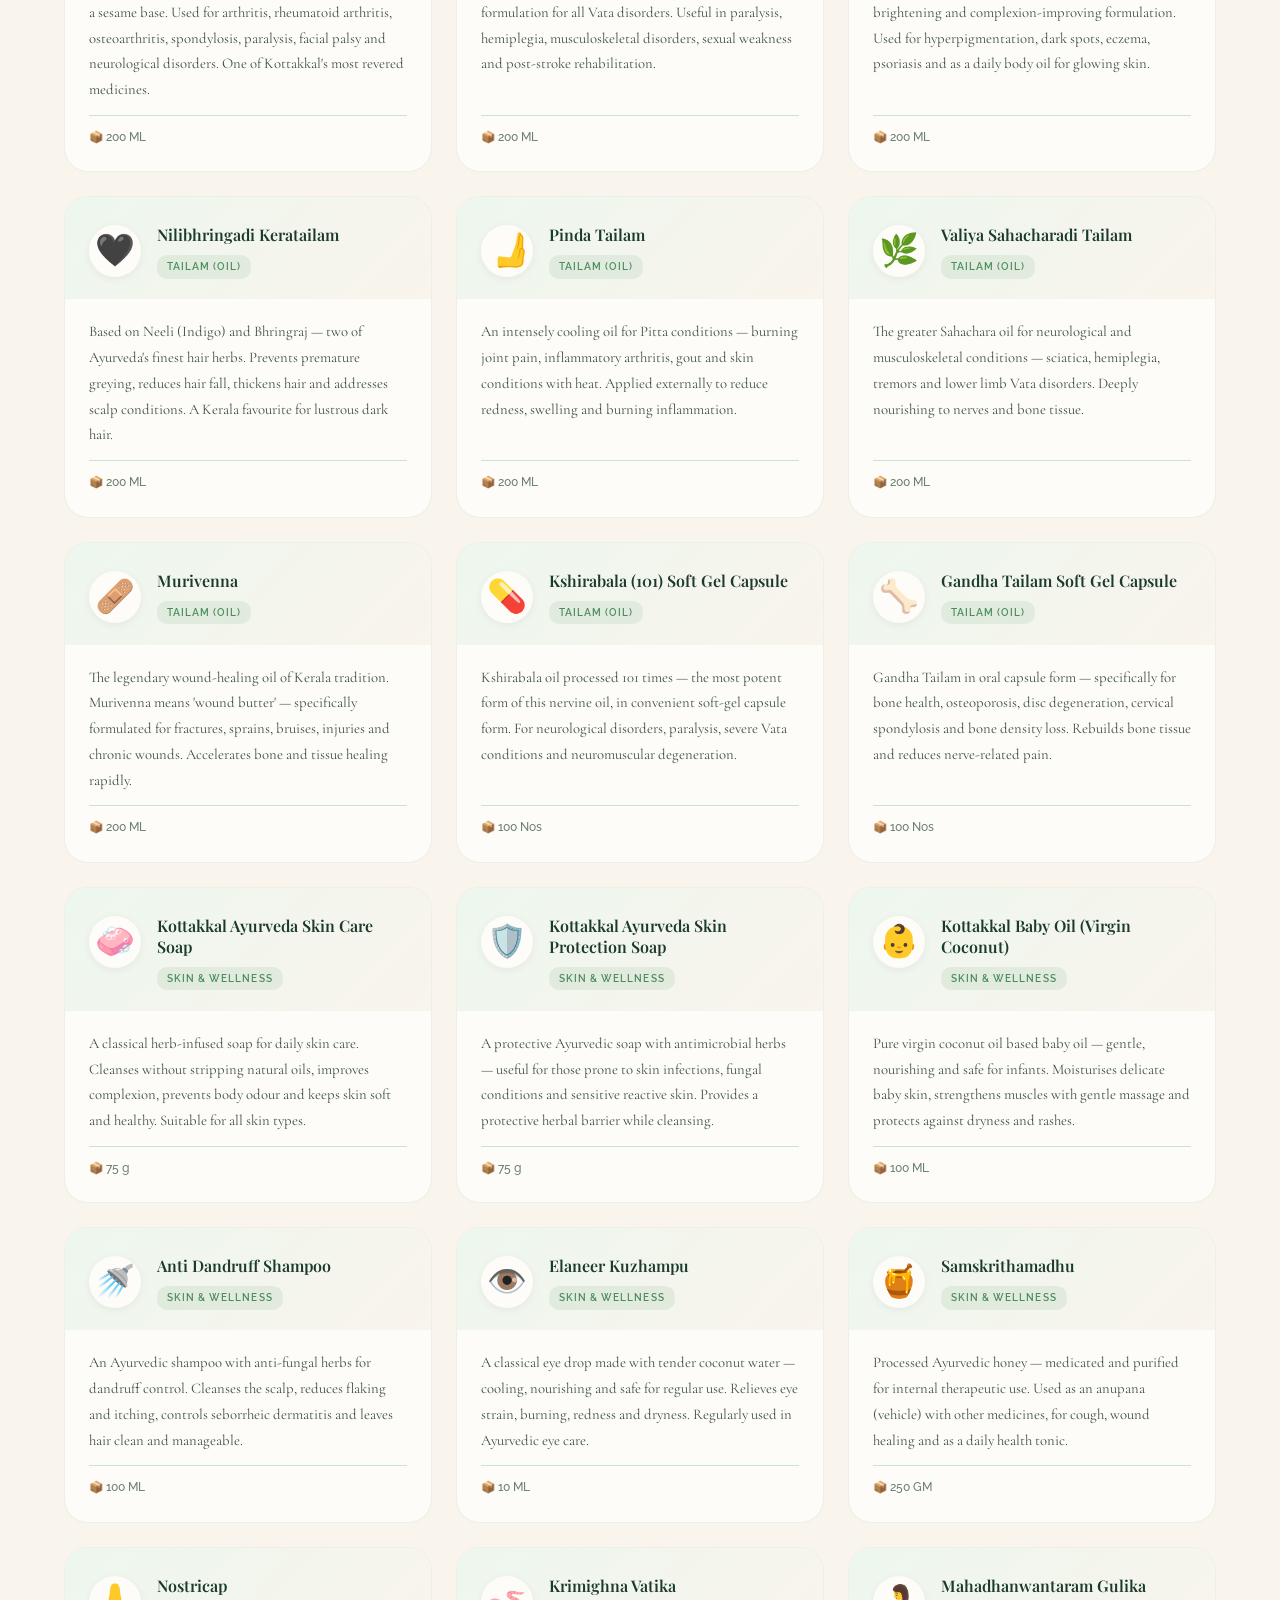
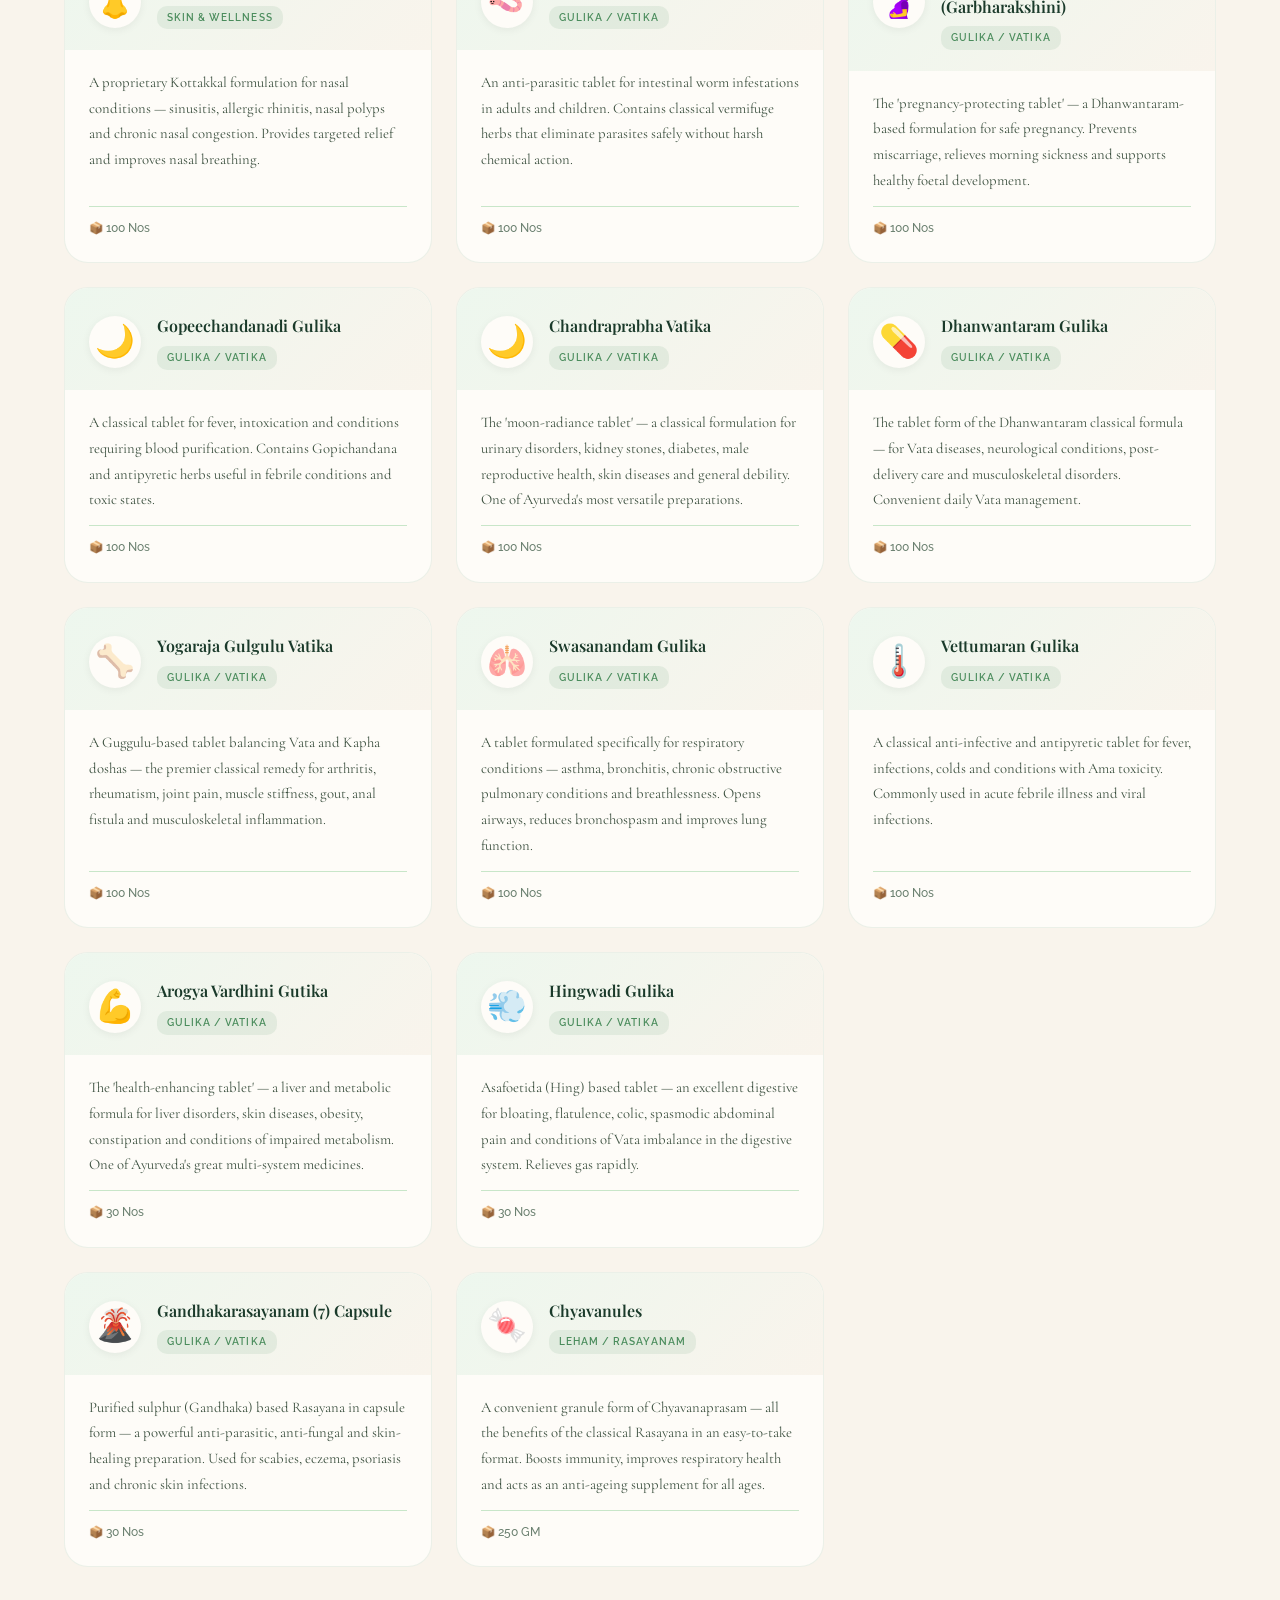
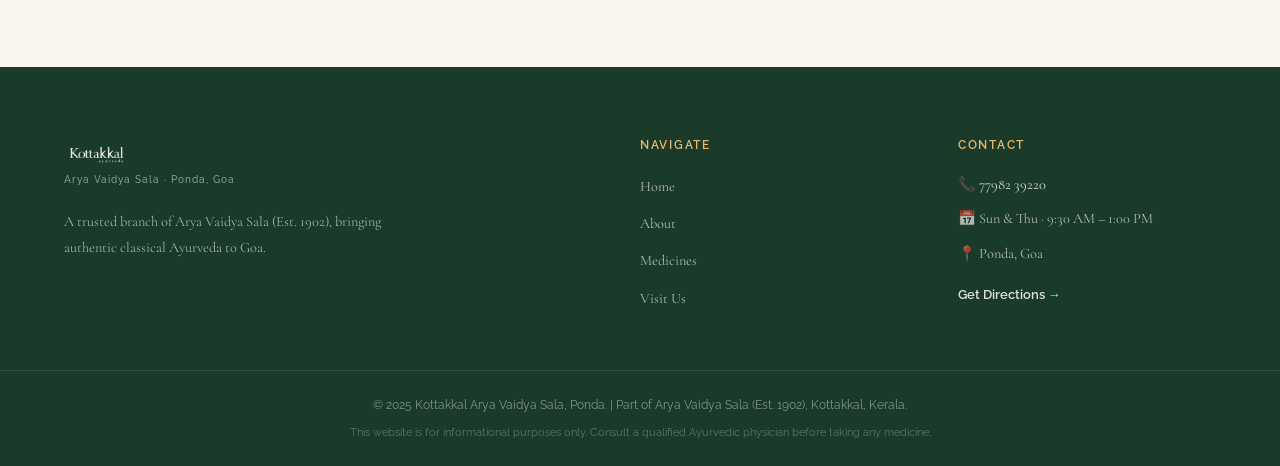
<file: medicines.html>
<!DOCTYPE html>
<html lang="en">
<head>
  <!-- Google tag (gtag.js) -->
  <script async src="https://www.googletagmanager.com/gtag/js?id=G-P31YFBQ4NJ"></script>
  <script>
    window.dataLayer = window.dataLayer || [];
    function gtag(){dataLayer.push(arguments);}
    gtag('js', new Date());

    gtag('config', 'G-P31YFBQ4NJ');
  </script>
  <meta charset="UTF-8" />
  <meta name="viewport" content="width=device-width, initial-scale=1.0" />
  <title>Ayurvedic Medicines in Ponda Goa | Kottakkal Oils, Kashayam, Churnam</title>
  <meta name="description" content="Shop authentic Kottakkal Ayurvedic medicines in Ponda, Goa — Dhanwantharam Tailam, Chyavanaprasam, Brahmi Ghritam, Yogaraja Guggulu & 99+ classical formulations for joint pain, digestion, skin & immunity.">
  <meta name="keywords" content="Kottakkal medicines Goa, Ayurvedic medicines Ponda, Dhanwantharam oil Goa, Chyavanaprasam Ponda, ayurvedic oils Goa, Kerala medicines Goa, buy Kottakkal medicines">
  <meta name="robots" content="index, follow">
  <link rel="canonical" href="https://kottakkalayurvedaponda.in/medicines.html">
  <link rel="icon" type="image/jpeg" href="logo_kottakkal_original.jpeg">
  <link rel="apple-touch-icon" sizes="180x180" href="logo_kottakkal_original.jpeg">
  <meta property="og:type" content="website">
  <meta property="og:url" content="https://kottakkalayurvedaponda.in/medicines.html">
  <meta property="og:title" content="Ayurvedic Medicines in Ponda Goa | Kottakkal Oils, Kashayam, Churnam">
  <meta property="og:description" content="Shop authentic Kottakkal Ayurvedic medicines in Ponda, Goa — 99+ classical formulations for joint pain, digestion, skin & immunity.">
  <meta property="og:image" content="https://kottakkalayurvedaponda.in/logo_kottakkal_original.jpeg">
  <meta property="og:locale" content="en_IN">
  <link rel="stylesheet" href="style.css" />
  <link href="https://fonts.googleapis.com/css2?family=Playfair+Display:ital,wght@0,400;0,600;1,400&family=Cormorant+Garamond:ital,wght@0,300;0,400;1,300&family=Raleway:wght@300;400;500;600&display=swap" rel="stylesheet" />
  <!-- Security -->
  <meta http-equiv="X-Content-Type-Options" content="nosniff" />
  <meta name="referrer" content="strict-origin-when-cross-origin" />
</head>
<body>

<!-- NAV -->
<nav class="navbar scrolled" id="navbar">
  <div class="nav-inner">
    <a href="index.html" class="logo">
      <img src="kottakal_header_logo.png" alt="Kottakkal Ayurveda" class="logo-img">
      <span class="logo-sub">Arya Vaidya Sala · Ponda, Goa</span>
    </a>
    <ul class="nav-links">
      <li><a href="index.html">Home</a></li>
      <li><a href="about.html">About</a></li>
      <li><a href="medicines.html" class="active">Medicines</a></li>
      <li><a href="index.html#visit">Visit Us</a></li>
    </ul>
    <button class="hamburger" id="hamburger" aria-label="Toggle menu">
      <span></span><span></span><span></span>
    </button>
  </div>
</nav>

<!-- PAGE HERO -->
<div class="page-hero">
  <span class="section-label" style="color:rgba(255,255,255,0.6);">Classical Formulations</span>
  <h1>Our Medicines</h1>
  <p>Authentic Kottakkal preparations — time-honoured classical formulas, pure herbs, zero compromise.</p>
</div>

<!-- FILTERS -->
<div class="medicine-filters">
  <div class="filter-inner">
    <span class="filter-label">Filter:</span>
    <button class="filter-btn active" data-filter="all">All</button>
    <button class="filter-btn" data-filter="arishtam">Arishtam / Asavam</button>
    <button class="filter-btn" data-filter="kashayam">Kashayam</button>
    <button class="filter-btn" data-filter="tailam">Tailam (Oils)</button>
    <button class="filter-btn" data-filter="ghritam">Ghritam</button>
    <button class="filter-btn" data-filter="churnam">Churnam</button>
    <button class="filter-btn" data-filter="leham">Leham / Rasayanam</button>
    <button class="filter-btn" data-filter="gulika">Gulika / Vatika</button>
    <button class="filter-btn" data-filter="other">Other</button>
    <div class="filter-search">
      <span>🔍</span>
      <input type="text" id="searchInput" placeholder="Search medicines…" />
    </div>
  </div>
</div>

<!-- MEDICINES GRID -->
<section class="medicines-section">
  <div class="container">
    <div class="medicines-grid" id="medicinesGrid">
      <!-- Rendered by script.js -->
    </div>
  </div>
</section>

<!-- FOOTER -->
<footer class="footer">
  <div class="footer-top">
    <div class="container">
      <div class="footer-grid">
        <div class="f-brand">
          <div class="logo">
            <img src="kottakal_header_logo.png" alt="Kottakkal Ayurveda" class="logo-img logo-img-footer">
            <span class="logo-sub">Arya Vaidya Sala · Ponda, Goa</span>
          </div>
          <p>A trusted branch of Arya Vaidya Sala (Est. 1902), bringing authentic classical Ayurveda to Goa.</p>
        </div>
        <div class="f-links">
          <h4>Navigate</h4>
          <ul>
            <li><a href="index.html">Home</a></li>
            <li><a href="about.html">About</a></li>
            <li><a href="medicines.html">Medicines</a></li>
            <li><a href="index.html#visit">Visit Us</a></li>
          </ul>
        </div>
        <div class="f-contact">
          <h4>Contact</h4>
          <p>📞 <a href="tel:+917798239220">77982 39220</a></p>
          <p>📅 Sun &amp; Thu · 9:30 AM – 1:00 PM</p>
          <p>📍 Ponda, Goa</p>
          <a href="https://share.google/JY4c1qZV1Y5HdzWoJ" target="_blank" rel="noopener noreferrer" class="map-link">Get Directions →</a>
        </div>
      </div>
    </div>
  </div>
  <div class="footer-bottom">
    <p>© 2025 Kottakkal Arya Vaidya Sala, Ponda. | Part of Arya Vaidya Sala (Est. 1902), Kottakkal, Kerala.</p>
    <p class="disclaimer">This website is for informational purposes only. Consult a qualified Ayurvedic physician before taking any medicine.</p>
  </div>
</footer>

<script src="script.js"></script>
</body>
</html>
</file>
<file: style.css>
/* ============================================================
   KOTTAKKAL ARYA VAIDYA SALA – PONDA, GOA
   Natural · Organic · Ayurvedic Design System
   ============================================================ */

/* ─── CSS VARIABLES ─── */
:root {
  --green-deep:    #1a3a2a;
  --green-forest:  #2d5a3d;
  --green-mid:     #4a8c5c;
  --green-light:   #7ab87f;
  --green-pale:    #c8e6c9;
  --green-mist:    #edf7ee;

  --gold:          #c8963c;
  --gold-light:    #e8b86d;
  --gold-pale:     #fdf3e3;

  --earth:         #8b5e3c;
  --earth-light:   #d4956a;

  --goa-terracotta:#c96b3b;
  --goa-teal:      #2a7c6f;
  --goa-sand:      #f5ead6;
  --kerala-red:    #b5341e;
  --kerala-ochre:  #d4893a;

  --white:         #fefcf8;
  --cream:         #f9f4ec;
  --text-dark:     #1c2b1e;
  --text-mid:      #3d5140;
  --text-soft:     #6b8070;

  --shadow-soft:   0 8px 32px rgba(26,58,42,0.10);
  --shadow-card:   0 4px 24px rgba(26,58,42,0.12);
  --shadow-hover:  0 12px 40px rgba(26,58,42,0.20);

  --radius-sm:     8px;
  --radius-md:     16px;
  --radius-lg:     24px;
  --radius-xl:     40px;

  --font-display:  'Playfair Display', Georgia, serif;
  --font-body:     'Cormorant Garamond', Georgia, serif;
  --font-ui:       'Raleway', sans-serif;

  --transition:    all 0.4s cubic-bezier(0.25, 0.46, 0.45, 0.94);
}

/* ─── RESET & BASE ─── */
*, *::before, *::after { box-sizing: border-box; margin: 0; padding: 0; }

html {
  scroll-behavior: smooth;
  font-size: 16px;
}

body {
  font-family: var(--font-body);
  background: var(--white);
  color: var(--text-dark);
  overflow-x: hidden;
  line-height: 1.7;
}

a { text-decoration: none; color: inherit; }
ul { list-style: none; }
img { max-width: 100%; display: block; }

.container {
  max-width: 1200px;
  margin: 0 auto;
  padding: 0 24px;
}

/* ─── SCROLL ANIMATIONS ─── */
.reveal { opacity: 0; transform: translateY(30px); animation: revealUp 0.8s ease forwards; }
.reveal:nth-child(1) { animation-delay: 0.1s; }
.reveal:nth-child(2) { animation-delay: 0.3s; }
.reveal:nth-child(3) { animation-delay: 0.5s; }
.reveal:nth-child(4) { animation-delay: 0.7s; }

.reveal-section { opacity: 0; transform: translateY(40px); transition: opacity 0.7s ease, transform 0.7s ease; }
.reveal-section.visible { opacity: 1; transform: translateY(0); }

.reveal-card { opacity: 0; transform: translateY(30px); transition: opacity 0.6s ease, transform 0.6s ease; }
.reveal-card.visible { opacity: 1; transform: translateY(0); }

@keyframes revealUp {
  to { opacity: 1; transform: translateY(0); }
}

/* ─── TYPOGRAPHY ─── */
h1, h2, h3, h4 { font-family: var(--font-display); line-height: 1.2; }
h1 { font-size: clamp(2.4rem, 5vw, 4rem); font-weight: 400; }
h2 { font-size: clamp(1.8rem, 3.5vw, 2.8rem); font-weight: 400; }
h3 { font-size: clamp(1.2rem, 2vw, 1.5rem); font-weight: 600; }
em { font-style: italic; color: var(--green-mid); }

.section-label {
  font-family: var(--font-ui);
  font-size: 0.75rem;
  font-weight: 600;
  letter-spacing: 0.2em;
  text-transform: uppercase;
  color: var(--green-mid);
  display: block;
  margin-bottom: 12px;
}

/* ─── BUTTONS ─── */
.btn {
  font-family: var(--font-ui);
  font-size: 0.85rem;
  font-weight: 600;
  letter-spacing: 0.1em;
  padding: 14px 32px;
  border-radius: 50px;
  display: inline-flex;
  align-items: center;
  gap: 8px;
  cursor: pointer;
  transition: var(--transition);
  border: 2px solid transparent;
}

.btn-primary {
  background: var(--green-forest);
  color: var(--white);
  border-color: var(--green-forest);
}
.btn-primary:hover {
  background: var(--green-deep);
  border-color: var(--green-deep);
  transform: translateY(-2px);
  box-shadow: var(--shadow-hover);
}

.btn-outline {
  background: transparent;
  color: var(--green-deep);
  border-color: var(--green-forest);
}
.btn-outline:hover {
  background: var(--green-forest);
  color: var(--white);
  transform: translateY(-2px);
}

.btn-light {
  background: var(--white);
  color: var(--green-deep);
  border-color: var(--white);
}
.btn-light:hover {
  background: var(--gold-pale);
  transform: translateY(-2px);
  box-shadow: var(--shadow-hover);
}

.btn-gold {
  background: var(--gold);
  color: var(--white);
  border-color: var(--gold);
}
.btn-gold:hover {
  background: #b5843a;
  transform: translateY(-2px);
}

/* ─── NAVBAR ─── */
.navbar {
  position: fixed;
  top: 0;
  left: 0;
  right: 0;
  z-index: 1000;
  padding: 16px 0;
  transition: var(--transition);
}

.navbar.scrolled {
  background: rgba(253, 252, 248, 0.97);
  backdrop-filter: blur(12px);
  padding: 10px 0;
  box-shadow: 0 2px 20px rgba(26,58,42,0.10);
}

.nav-inner {
  max-width: 1200px;
  margin: 0 auto;
  padding: 0 24px;
  display: flex;
  align-items: center;
  justify-content: space-between;
}

.logo {
  display: flex;
  flex-direction: column;
  align-items: flex-start;
  gap: 3px;
  cursor: pointer;
}

.logo-img {
  height: 34px;
  width: auto;
  display: block;
  background: var(--white);
  padding: 4px 10px;
  border-radius: var(--radius-sm);
}

.logo-img-footer {
  filter: brightness(0) invert(1);
  background: transparent;
  padding: 0;
  height: 30px;
  opacity: 0.9;
}

.logo-sub {
  display: block;
  font-family: var(--font-ui);
  font-size: 0.62rem;
  font-weight: 500;
  letter-spacing: 0.1em;
  color: rgba(255,255,255,0.75);
  transition: color 0.3s;
}

.navbar.scrolled .logo-sub { color: var(--text-soft); }

.nav-links {
  display: flex;
  align-items: center;
  gap: 36px;
}

.nav-links a {
  font-family: var(--font-ui);
  font-size: 0.82rem;
  font-weight: 500;
  letter-spacing: 0.05em;
  color: rgba(255,255,255,0.88);
  position: relative;
  transition: color 0.3s;
}

.navbar.scrolled .nav-links a { color: var(--text-dark); }

.nav-links a::after {
  content: '';
  position: absolute;
  bottom: -4px;
  left: 0;
  width: 0;
  height: 2px;
  background: var(--green-mid);
  transition: width 0.3s;
}

.nav-links a:hover, .nav-links a.active {
  color: var(--gold-light);
}
.navbar.scrolled .nav-links a:hover,
.navbar.scrolled .nav-links a.active { color: var(--green-forest); }
.nav-links a:hover::after, .nav-links a.active::after { width: 100%; }

.hamburger {
  display: none;
  flex-direction: column;
  gap: 5px;
  background: none;
  border: none;
  cursor: pointer;
  padding: 4px;
}
.hamburger span {
  display: block;
  width: 24px;
  height: 2px;
  background: var(--white);
  transition: var(--transition);
}
.navbar.scrolled .hamburger span { background: var(--green-deep); }

/* ─── HERO ─── */
.hero {
  min-height: 100vh;
  display: flex;
  align-items: center;
  justify-content: center;
  position: relative;
  overflow: hidden;
  background: linear-gradient(135deg, #0e2018 0%, #1a3a2a 40%, #2d5a3d 70%, #1e4a32 100%);
}

.hero-bg {
  position: absolute;
  inset: 0;
  overflow: hidden;
}

.hero-leaf {
  position: absolute;
  border-radius: 50% 0 50% 0;
  opacity: 0.08;
  animation: floatLeaf 8s ease-in-out infinite;
}

.hero-leaf1 {
  width: 400px; height: 400px;
  background: var(--green-light);
  top: -100px; right: -100px;
  animation-delay: 0s;
}
.hero-leaf2 {
  width: 250px; height: 250px;
  background: var(--gold-light);
  bottom: 50px; left: -60px;
  animation-delay: 2s;
  border-radius: 0 50% 0 50%;
}
.hero-leaf3 {
  width: 180px; height: 180px;
  background: var(--green-pale);
  top: 40%; right: 10%;
  animation-delay: 4s;
}

@keyframes floatLeaf {
  0%, 100% { transform: translateY(0) rotate(0deg); }
  50% { transform: translateY(-20px) rotate(5deg); }
}

.ripple-circle {
  position: absolute;
  border-radius: 50%;
  border: 1px solid rgba(255,255,255,0.06);
  animation: ripple 8s linear infinite;
}
.r1 { width: 300px; height: 300px; top: 20%; right: 15%; animation-delay: 0s; }
.r2 { width: 500px; height: 500px; top: 10%; right: 5%; animation-delay: 2s; }
.r3 { width: 700px; height: 700px; top: 0%; right: -5%; animation-delay: 4s; }

@keyframes ripple {
  0% { opacity: 0; transform: scale(0.8); }
  50% { opacity: 1; }
  100% { opacity: 0; transform: scale(1.2); }
}

.hero-content {
  position: relative;
  z-index: 2;
  text-align: center;
  padding: 120px 24px 60px;
  max-width: 800px;
}

.hero-tagline {
  font-family: var(--font-ui);
  font-size: 0.78rem;
  font-weight: 600;
  letter-spacing: 0.3em;
  text-transform: uppercase;
  color: var(--gold-light);
  margin-bottom: 24px;
}

.hero-title {
  color: var(--white);
  font-size: clamp(2.8rem, 6vw, 5rem);
  font-weight: 400;
  line-height: 1.15;
  margin-bottom: 28px;
}

.hero-title em {
  color: var(--gold-light);
  font-style: italic;
}

.hero-sub {
  font-size: clamp(1rem, 1.8vw, 1.25rem);
  color: rgba(255,255,255,0.75);
  margin-bottom: 44px;
  line-height: 1.8;
  font-weight: 300;
}

.hero-sub strong {
  color: var(--gold-light);
  font-weight: 400;
}

.hero-cta {
  display: flex;
  gap: 16px;
  justify-content: center;
  flex-wrap: wrap;
}

.hero-scroll-hint {
  position: absolute;
  bottom: 40px;
  left: 50%;
  transform: translateX(-50%);
  display: flex;
  flex-direction: column;
  align-items: center;
  gap: 8px;
  color: rgba(255,255,255,0.5);
  font-family: var(--font-ui);
  font-size: 0.7rem;
  letter-spacing: 0.15em;
  text-transform: uppercase;
  animation: fadeInUp 1s ease 1.5s both;
}

.scroll-arrow {
  width: 24px;
  height: 24px;
  border-right: 2px solid rgba(255,255,255,0.4);
  border-bottom: 2px solid rgba(255,255,255,0.4);
  transform: rotate(45deg);
  animation: bounce 2s ease-in-out infinite;
}

@keyframes bounce {
  0%, 100% { transform: rotate(45deg) translateY(0); }
  50% { transform: rotate(45deg) translateY(6px); }
}

@keyframes fadeInUp {
  from { opacity: 0; transform: translateX(-50%) translateY(20px); }
  to { opacity: 1; transform: translateX(-50%) translateY(0); }
}

/* ─── BANNER STRIP ─── */
.banner-strip {
  background: var(--green-deep);
  padding: 14px 0;
  overflow: hidden;
}

.strip-content {
  display: flex;
  align-items: center;
  gap: 24px;
  font-family: var(--font-ui);
  font-size: 0.78rem;
  font-weight: 500;
  color: rgba(255,255,255,0.85);
  letter-spacing: 0.05em;
  justify-content: center;
  flex-wrap: wrap;
  padding: 0 24px;
}

.sep { color: var(--gold-light); }

/* ─── PHILOSOPHY ─── */
.philosophy {
  padding: 100px 0;
  background: var(--cream);
}

.phi-grid {
  display: grid;
  grid-template-columns: 1fr 1fr;
  gap: 80px;
  align-items: center;
}

.phi-img-wrap {
  position: relative;
  width: 100%;
  aspect-ratio: 1;
  max-width: 420px;
  margin: 0 auto;
}

.phi-img-bg {
  position: absolute;
  inset: 0;
  border-radius: 50%;
  background: radial-gradient(circle at 40% 40%, var(--green-pale) 0%, var(--green-mist) 60%, transparent 100%);
  border: 2px solid var(--green-pale);
}

.phi-mandala {
  position: absolute;
  inset: 15%;
  border-radius: 50%;
  background:
    radial-gradient(circle at center, var(--gold-pale) 0%, transparent 50%),
    repeating-conic-gradient(from 0deg, var(--green-pale) 0deg 10deg, transparent 10deg 20deg);
  opacity: 0.6;
  animation: rotateMandala 30s linear infinite;
}

@keyframes rotateMandala {
  to { transform: rotate(360deg); }
}

.phi-img-wrap::before {
  content: '🌿';
  position: absolute;
  top: 50%;
  left: 50%;
  transform: translate(-50%, -50%);
  font-size: 6rem;
  z-index: 2;
}

.phi-text h2 {
  margin-bottom: 24px;
  color: var(--green-deep);
}

.phi-text p {
  color: var(--text-mid);
  margin-bottom: 20px;
  font-size: 1.1rem;
  line-height: 1.9;
}

.phi-pillars {
  display: grid;
  grid-template-columns: repeat(4, 1fr);
  gap: 16px;
  margin-top: 36px;
}

.pillar {
  text-align: center;
  padding: 16px 8px;
  background: var(--white);
  border-radius: var(--radius-md);
  border: 1px solid var(--green-pale);
  transition: var(--transition);
}

.pillar:hover {
  transform: translateY(-4px);
  box-shadow: var(--shadow-card);
  border-color: var(--green-light);
}

.pillar-icon { font-size: 1.5rem; margin-bottom: 8px; }
.pillar span {
  font-family: var(--font-ui);
  font-size: 0.7rem;
  font-weight: 600;
  letter-spacing: 0.08em;
  color: var(--text-soft);
  text-transform: uppercase;
}

/* ─── CATEGORIES ─── */
.categories {
  padding: 100px 0;
  background: var(--white);
}

.section-header {
  text-align: center;
  margin-bottom: 60px;
}

.section-header h2 {
  color: var(--green-deep);
  margin-top: 8px;
}

.cat-grid {
  display: grid;
  grid-template-columns: repeat(4, 1fr);
  gap: 20px;
}

.cat-card {
  background: var(--cream);
  border: 1px solid rgba(74,140,92,0.15);
  border-radius: var(--radius-lg);
  padding: 32px 24px;
  display: flex;
  flex-direction: column;
  gap: 12px;
  transition: var(--transition);
  position: relative;
  overflow: hidden;
  cursor: pointer;
}

.cat-card::before {
  content: '';
  position: absolute;
  top: 0;
  left: 0;
  right: 0;
  height: 3px;
  background: linear-gradient(90deg, var(--green-mid), var(--gold));
  transform: scaleX(0);
  transition: transform 0.4s;
  transform-origin: left;
}

.cat-card:hover::before { transform: scaleX(1); }

.cat-card:hover {
  transform: translateY(-6px);
  box-shadow: var(--shadow-hover);
  border-color: var(--green-light);
  background: var(--white);
}

.cat-icon { font-size: 2rem; }
.cat-card h3 { color: var(--green-deep); font-size: 1rem; }
.cat-card p {
  font-size: 0.88rem;
  color: var(--text-soft);
  line-height: 1.7;
  flex: 1;
}
.cat-link {
  font-family: var(--font-ui);
  font-size: 0.78rem;
  font-weight: 600;
  color: var(--green-mid);
  letter-spacing: 0.05em;
}

/* ─── FEATURED ─── */
.featured {
  position: relative;
  padding: 100px 0;
  background: linear-gradient(160deg, var(--green-deep) 0%, var(--green-forest) 50%, var(--goa-teal) 100%);
  overflow: hidden;
}

.featured::before {
  content: '';
  position: absolute;
  top: -50px;
  left: -50px;
  right: -50px;
  bottom: -50px;
  background-image:
    radial-gradient(circle at 20% 20%, rgba(255,255,255,0.04) 0%, transparent 50%),
    radial-gradient(circle at 80% 80%, rgba(200,150,60,0.08) 0%, transparent 50%);
}

.featured-grid {
  display: grid;
  grid-template-columns: repeat(3, 1fr);
  gap: 24px;
  margin-bottom: 48px;
}

.feat-card {
  background: rgba(255,255,255,0.07);
  backdrop-filter: blur(10px);
  border: 1px solid rgba(255,255,255,0.12);
  border-radius: var(--radius-lg);
  padding: 36px 28px;
  transition: var(--transition);
  position: relative;
  overflow: hidden;
}

.feat-card:hover {
  background: rgba(255,255,255,0.12);
  transform: translateY(-6px);
  box-shadow: 0 20px 60px rgba(0,0,0,0.3);
}

.feat-num {
  font-family: var(--font-display);
  font-size: 3rem;
  font-weight: 600;
  color: rgba(255,255,255,0.08);
  line-height: 1;
  margin-bottom: 12px;
}

.feat-card h3 {
  color: var(--white);
  font-size: 1.15rem;
  margin-bottom: 12px;
}

.feat-card p {
  color: rgba(255,255,255,0.72);
  font-size: 0.92rem;
  line-height: 1.8;
  margin-bottom: 20px;
}

.feat-tag {
  font-family: var(--font-ui);
  font-size: 0.68rem;
  font-weight: 600;
  letter-spacing: 0.12em;
  text-transform: uppercase;
  color: var(--gold-light);
  background: rgba(200,150,60,0.15);
  border: 1px solid rgba(200,150,60,0.3);
  border-radius: 20px;
  padding: 5px 14px;
  display: inline-block;
}

.featured-cta { text-align: center; }

/* ─── VISIT ─── */
.visit {
  padding: 100px 0;
  background: var(--goa-sand);
}

.visit-grid {
  display: grid;
  grid-template-columns: 1fr 1fr;
  gap: 64px;
  align-items: start;
}

.visit-info h2 { color: var(--green-deep); margin-bottom: 32px; }

.visit-cards {
  display: grid;
  grid-template-columns: 1fr 1fr;
  gap: 16px;
  margin-bottom: 36px;
}

.v-card {
  background: var(--white);
  border-radius: var(--radius-md);
  padding: 20px;
  display: flex;
  align-items: flex-start;
  gap: 14px;
  border: 1px solid rgba(74,140,92,0.12);
  transition: var(--transition);
}

.v-card:hover {
  transform: translateY(-3px);
  box-shadow: var(--shadow-card);
}

.v-icon { font-size: 1.5rem; flex-shrink: 0; }

.v-card strong {
  display: block;
  font-family: var(--font-ui);
  font-size: 0.72rem;
  font-weight: 600;
  letter-spacing: 0.1em;
  text-transform: uppercase;
  color: var(--text-soft);
  margin-bottom: 4px;
}

.v-card p {
  font-size: 1.05rem;
  color: var(--text-dark);
  font-weight: 400;
}

.v-card a {
  color: var(--green-forest);
  font-weight: 600;
}

.map-btn { margin-top: 8px; }

.map-embed {
  border-radius: var(--radius-lg);
  overflow: hidden;
  box-shadow: var(--shadow-soft);
}

.map-note {
  display: flex;
  align-items: flex-start;
  gap: 12px;
  margin-top: 20px;
  background: var(--white);
  padding: 16px 20px;
  border-radius: var(--radius-md);
  border-left: 3px solid var(--green-mid);
}

.map-note span { font-size: 1.2rem; }
.map-note p {
  font-size: 0.9rem;
  color: var(--text-soft);
  line-height: 1.6;
}

/* ─── HERITAGE ─── */
.heritage {
  padding: 100px 0;
  background: linear-gradient(135deg, var(--green-mist) 0%, var(--cream) 100%);
}

.heritage-content {
  display: grid;
  grid-template-columns: 1fr auto;
  gap: 80px;
  align-items: center;
}

.heritage-text h2 { color: var(--green-deep); margin-bottom: 24px; }
.heritage-text p {
  font-size: 1.1rem;
  color: var(--text-mid);
  line-height: 1.9;
  margin-bottom: 16px;
  max-width: 560px;
}

.heritage-icons {
  display: grid;
  grid-template-columns: repeat(2, 1fr);
  gap: 20px;
}

.h-icon {
  background: var(--white);
  border: 1px solid var(--green-pale);
  border-radius: var(--radius-md);
  padding: 24px 20px;
  text-align: center;
  transition: var(--transition);
  min-width: 130px;
}

.h-icon:hover {
  transform: translateY(-4px);
  box-shadow: var(--shadow-card);
  border-color: var(--green-light);
}

.h-icon span { font-size: 2rem; display: block; margin-bottom: 10px; }
.h-icon p {
  font-family: var(--font-ui);
  font-size: 0.72rem;
  font-weight: 600;
  letter-spacing: 0.08em;
  text-transform: uppercase;
  color: var(--text-soft);
  line-height: 1.4;
}

/* ─── FOOTER ─── */
.footer { background: var(--green-deep); color: rgba(255,255,255,0.8); }

.footer-top { padding: 72px 0 48px; }

.footer-grid {
  display: grid;
  grid-template-columns: 2fr 1fr 1fr;
  gap: 60px;
}

.f-brand .logo { margin-bottom: 20px; }
.f-brand .logo-sub { color: rgba(255,255,255,0.5); }
.f-brand p {
  font-size: 0.9rem;
  color: rgba(255,255,255,0.6);
  line-height: 1.8;
  max-width: 320px;
}

.f-links h4, .f-contact h4 {
  font-family: var(--font-ui);
  font-size: 0.72rem;
  font-weight: 600;
  letter-spacing: 0.15em;
  text-transform: uppercase;
  color: var(--gold-light);
  margin-bottom: 20px;
}

.f-links ul li { margin-bottom: 10px; }
.f-links a {
  font-size: 0.9rem;
  color: rgba(255,255,255,0.65);
  transition: color 0.3s;
}
.f-links a:hover { color: var(--white); }

.f-contact p {
  font-size: 0.9rem;
  color: rgba(255,255,255,0.65);
  margin-bottom: 10px;
}
.f-contact a { color: rgba(255,255,255,0.85); }
.f-contact a:hover { color: var(--gold-light); }

.map-link {
  font-family: var(--font-ui);
  font-size: 0.8rem;
  font-weight: 600;
  color: var(--gold-light);
  display: inline-block;
  margin-top: 8px;
  transition: color 0.3s;
}
.map-link:hover { color: var(--white); }

.footer-bottom {
  border-top: 1px solid rgba(255,255,255,0.1);
  padding: 24px 0;
  text-align: center;
  font-family: var(--font-ui);
  font-size: 0.75rem;
  color: rgba(255,255,255,0.45);
  line-height: 1.8;
}

.disclaimer {
  margin-top: 6px;
  font-size: 0.7rem;
  color: rgba(255,255,255,0.3);
}

/* ─── MEDICINES PAGE ─── */
.page-hero {
  background: linear-gradient(135deg, var(--green-deep) 0%, var(--green-forest) 100%);
  padding: 140px 24px 80px;
  text-align: center;
  position: relative;
  overflow: hidden;
}

.page-hero::before {
  content: '🌿';
  position: absolute;
  font-size: 20rem;
  opacity: 0.03;
  top: -50px;
  right: -50px;
}

.page-hero h1 { color: var(--white); margin-bottom: 16px; }
.page-hero p {
  color: rgba(255,255,255,0.7);
  font-size: 1.1rem;
  max-width: 600px;
  margin: 0 auto;
}

/* FILTERS */
.medicine-filters {
  background: var(--white);
  border-bottom: 1px solid var(--green-pale);
  padding: 24px 0;
  position: sticky;
  top: 60px;
  z-index: 100;
}

.filter-inner {
  max-width: 1200px;
  margin: 0 auto;
  padding: 0 24px;
  display: flex;
  gap: 12px;
  flex-wrap: wrap;
  align-items: center;
}

.filter-label {
  font-family: var(--font-ui);
  font-size: 0.75rem;
  font-weight: 600;
  letter-spacing: 0.1em;
  text-transform: uppercase;
  color: var(--text-soft);
  margin-right: 8px;
}

.filter-btn {
  font-family: var(--font-ui);
  font-size: 0.78rem;
  font-weight: 500;
  padding: 8px 20px;
  border-radius: 50px;
  border: 1.5px solid var(--green-pale);
  background: transparent;
  color: var(--text-mid);
  cursor: pointer;
  transition: var(--transition);
}
.filter-btn:hover { border-color: var(--green-mid); color: var(--green-forest); }
.filter-btn.active {
  background: var(--green-forest);
  border-color: var(--green-forest);
  color: var(--white);
}

.filter-search {
  margin-left: auto;
  display: flex;
  align-items: center;
  gap: 10px;
  background: var(--cream);
  border: 1.5px solid var(--green-pale);
  border-radius: 50px;
  padding: 8px 16px;
  transition: var(--transition);
}

.filter-search:focus-within {
  border-color: var(--green-mid);
  background: var(--white);
}

.filter-search input {
  background: none;
  border: none;
  outline: none;
  font-family: var(--font-body);
  font-size: 0.95rem;
  color: var(--text-dark);
  width: 200px;
}

.filter-search input::placeholder { color: var(--text-soft); }

/* MEDICINE GRID */
.medicines-section {
  padding: 60px 0 100px;
  background: var(--cream);
}

.medicines-grid {
  display: grid;
  grid-template-columns: repeat(3, 1fr);
  gap: 24px;
}

.med-card {
  background: var(--white);
  border-radius: var(--radius-lg);
  overflow: hidden;
  border: 1px solid rgba(74,140,92,0.10);
  transition: var(--transition);
  display: flex;
  flex-direction: column;
}

.med-card:hover {
  transform: translateY(-6px);
  box-shadow: var(--shadow-hover);
  border-color: var(--green-light);
}

.med-card-header {
  background: linear-gradient(135deg, var(--green-mist), var(--cream));
  padding: 28px 24px 20px;
  position: relative;
  display: flex;
  align-items: flex-start;
  gap: 16px;
}

.med-emoji {
  font-size: 2rem;
  flex-shrink: 0;
  width: 52px;
  height: 52px;
  background: var(--white);
  border-radius: 50%;
  display: flex;
  align-items: center;
  justify-content: center;
  box-shadow: 0 2px 8px rgba(0,0,0,0.06);
}

.med-meta { flex: 1; }
.med-meta h3 {
  font-size: 1rem;
  color: var(--green-deep);
  line-height: 1.3;
  margin-bottom: 6px;
}

.med-cat-tag {
  font-family: var(--font-ui);
  font-size: 0.65rem;
  font-weight: 600;
  letter-spacing: 0.1em;
  text-transform: uppercase;
  color: var(--green-mid);
  background: rgba(74,140,92,0.1);
  padding: 3px 10px;
  border-radius: 10px;
  display: inline-block;
}

.med-card-body {
  padding: 20px 24px 24px;
  flex: 1;
  display: flex;
  flex-direction: column;
  gap: 12px;
}

.med-desc {
  font-size: 0.92rem;
  color: var(--text-mid);
  line-height: 1.75;
  flex: 1;
}

.med-unit {
  font-family: var(--font-ui);
  font-size: 0.72rem;
  font-weight: 500;
  color: var(--text-soft);
  border-top: 1px solid var(--green-pale);
  padding-top: 12px;
}

.no-results {
  grid-column: 1 / -1;
  text-align: center;
  padding: 80px 24px;
  color: var(--text-soft);
}

.no-results p { font-size: 1.1rem; margin-top: 12px; }

/* ─── ABOUT PAGE ─── */
.about-content {
  padding: 80px 0;
  background: var(--cream);
}

.about-grid {
  display: grid;
  grid-template-columns: 1fr 1fr;
  gap: 80px;
  align-items: start;
}

.about-text h2 { color: var(--green-deep); margin-bottom: 20px; }
.about-text p {
  font-size: 1.05rem;
  color: var(--text-mid);
  line-height: 1.9;
  margin-bottom: 20px;
}

.timeline {
  position: relative;
  padding-left: 24px;
}
.timeline::before {
  content: '';
  position: absolute;
  left: 0;
  top: 0;
  bottom: 0;
  width: 2px;
  background: var(--green-pale);
}

.tl-item {
  position: relative;
  margin-bottom: 32px;
  padding-left: 24px;
}
.tl-item::before {
  content: '';
  position: absolute;
  left: -7px;
  top: 6px;
  width: 14px;
  height: 14px;
  border-radius: 50%;
  background: var(--green-mid);
  border: 3px solid var(--white);
  box-shadow: 0 0 0 2px var(--green-light);
}

.tl-year {
  font-family: var(--font-ui);
  font-size: 0.72rem;
  font-weight: 700;
  letter-spacing: 0.1em;
  text-transform: uppercase;
  color: var(--gold);
  margin-bottom: 6px;
}
.tl-item h4 { color: var(--green-deep); margin-bottom: 6px; }
.tl-item p {
  font-size: 0.9rem;
  color: var(--text-soft);
  line-height: 1.7;
  margin-bottom: 0;
}

/* ─── APPOINTMENT BOOKING ─── */
.appointment {
  padding: 100px 0;
  background: var(--white);
  position: relative;
  overflow: hidden;
}

.appointment::before {
  content: '';
  position: absolute;
  top: 0; left: 0; right: 0;
  height: 3px;
  background: linear-gradient(90deg, var(--green-mid), var(--gold), var(--green-mid));
}

.appt-inner {
  display: grid;
  grid-template-columns: 1fr 1fr;
  gap: 80px;
  align-items: start;
}

.appt-text h2 { color: var(--green-deep); margin-bottom: 20px; }
.appt-text > p {
  font-size: 1.05rem;
  color: var(--text-mid);
  line-height: 1.9;
  margin-bottom: 32px;
}

.appt-info {
  display: flex;
  flex-direction: column;
  gap: 12px;
}

.appt-info-item {
  display: flex;
  align-items: center;
  gap: 14px;
  background: var(--cream);
  border-radius: var(--radius-md);
  padding: 14px 20px;
  border-left: 3px solid var(--green-mid);
}

.appt-info-item span { font-size: 1.2rem; flex-shrink: 0; }
.appt-info-item p {
  font-family: var(--font-ui);
  font-size: 0.88rem;
  color: var(--text-dark);
  margin: 0;
  font-weight: 500;
}
.appt-info-item a { color: var(--green-forest); }

.appt-form-wrap {
  background: var(--cream);
  border-radius: var(--radius-xl);
  padding: 48px 40px;
  border: 1px solid var(--green-pale);
  box-shadow: var(--shadow-soft);
}

.appt-form {
  display: flex;
  flex-direction: column;
  gap: 22px;
}

.form-group {
  display: flex;
  flex-direction: column;
  gap: 8px;
}

.form-group label {
  font-family: var(--font-ui);
  font-size: 0.75rem;
  font-weight: 600;
  letter-spacing: 0.1em;
  text-transform: uppercase;
  color: var(--text-soft);
}

.label-note {
  font-weight: 400;
  text-transform: none;
  letter-spacing: 0;
  font-size: 0.72rem;
  color: var(--green-mid);
}

.form-group input {
  font-family: var(--font-body);
  font-size: 1rem;
  color: var(--text-dark);
  background: var(--white);
  border: 1.5px solid var(--green-pale);
  border-radius: var(--radius-md);
  padding: 13px 18px;
  outline: none;
  transition: var(--transition);
  width: 100%;
}

.form-group input:focus {
  border-color: var(--green-mid);
  box-shadow: 0 0 0 3px rgba(74,140,92,0.10);
}

.form-group input.error {
  border-color: var(--kerala-red);
  box-shadow: 0 0 0 3px rgba(181,52,30,0.08);
}

.form-group input.valid {
  border-color: var(--green-mid);
}

.form-hint {
  font-family: var(--font-ui);
  font-size: 0.76rem;
  color: var(--kerala-red);
  margin: 0;
  min-height: 1.1em;
  line-height: 1.5;
}

.form-hint.success { color: var(--green-forest); }

.btn-whatsapp {
  background: #25D366;
  color: var(--white);
  border-color: #25D366;
  font-size: 0.9rem;
  padding: 16px 32px;
  justify-content: center;
  width: 100%;
  margin-top: 4px;
  gap: 10px;
}

.btn-whatsapp:hover {
  background: #1fba58;
  border-color: #1fba58;
  transform: translateY(-2px);
  box-shadow: 0 8px 24px rgba(37,211,102,0.30);
}

.form-privacy {
  font-family: var(--font-ui);
  font-size: 0.70rem;
  color: var(--text-soft);
  text-align: center;
  margin: 0;
  line-height: 1.6;
}

/* ─── FLOATING WHATSAPP BUTTON ─── */
.float-wa-btn {
  position: fixed;
  bottom: 28px;
  right: 28px;
  z-index: 9999;
  display: flex;
  align-items: center;
  gap: 10px;
  background: #25D366;
  color: #fff;
  border-radius: 50px;
  padding: 14px 22px 14px 18px;
  box-shadow: 0 6px 24px rgba(37,211,102,0.45);
  font-family: var(--font-ui);
  font-size: 0.82rem;
  font-weight: 600;
  letter-spacing: 0.03em;
  text-decoration: none;
  transition: background 0.3s ease, transform 0.3s ease, box-shadow 0.3s ease;
  white-space: nowrap;
}

.float-wa-btn:hover {
  background: #1fba58;
  transform: translateY(-3px);
  box-shadow: 0 10px 32px rgba(37,211,102,0.55);
}

.float-wa-btn svg { flex-shrink: 0; }

@media (max-width: 480px) {
  .float-wa-btn { padding: 13px; border-radius: 50%; }
  .float-wa-label { display: none; }
}

/* ─── NAV APPOINTMENT BUTTON ─── */
.nav-appt-btn {
  background: var(--green-forest);
  color: var(--white) !important;
  padding: 8px 18px;
  border-radius: 50px;
  font-family: var(--font-ui);
  font-size: 0.8rem !important;
  font-weight: 600;
  transition: var(--transition);
}

.nav-appt-btn:hover {
  background: var(--green-deep) !important;
  color: var(--white) !important;
}

/* ─── RESPONSIVE ─── */
@media (max-width: 1024px) {
  .cat-grid { grid-template-columns: repeat(2, 1fr); }
  .featured-grid { grid-template-columns: repeat(2, 1fr); }
  .phi-grid { gap: 48px; }
  .medicines-grid { grid-template-columns: repeat(2, 1fr); }
  .footer-grid { grid-template-columns: 1fr 1fr; gap: 40px; }
  .f-brand { grid-column: 1 / -1; }
}

@media (max-width: 768px) {
  .nav-links { display: none; }
  .hamburger { display: flex; }
  .nav-links.open {
    display: flex;
    flex-direction: column;
    position: fixed;
    top: 0; left: 0; right: 0; bottom: 0;
    background: var(--white);
    justify-content: center;
    align-items: center;
    gap: 32px;
    z-index: 999;
    font-size: 1.2rem;
  }

  .phi-grid { grid-template-columns: 1fr; }
  .phi-image { display: none; }
  .phi-pillars { grid-template-columns: repeat(2, 1fr); }

  .visit-grid { grid-template-columns: 1fr; }
  .visit-cards { grid-template-columns: 1fr 1fr; }
  .heritage-content { grid-template-columns: 1fr; }
  .heritage-icons { grid-template-columns: repeat(4, 1fr); }

  .featured-grid { grid-template-columns: 1fr; }
  .medicines-grid { grid-template-columns: 1fr; }
  .cat-grid { grid-template-columns: 1fr 1fr; }

  .footer-grid { grid-template-columns: 1fr; gap: 32px; }

  .about-grid { grid-template-columns: 1fr; }

  .filter-search { width: 100%; }
  .filter-search input { width: 100%; }

  .strip-content { flex-direction: column; gap: 8px; text-align: center; }
  .sep { display: none; }

  .appt-inner { grid-template-columns: 1fr; gap: 40px; }
  .appt-form-wrap { padding: 32px 24px; border-radius: var(--radius-lg); }
}

@media (max-width: 480px) {
  .cat-grid { grid-template-columns: 1fr; }
  .phi-pillars { grid-template-columns: repeat(2, 1fr); }
  .visit-cards { grid-template-columns: 1fr; }
  .heritage-icons { grid-template-columns: repeat(2, 1fr); }
  .hero-cta { flex-direction: column; align-items: center; }
}
</file>
